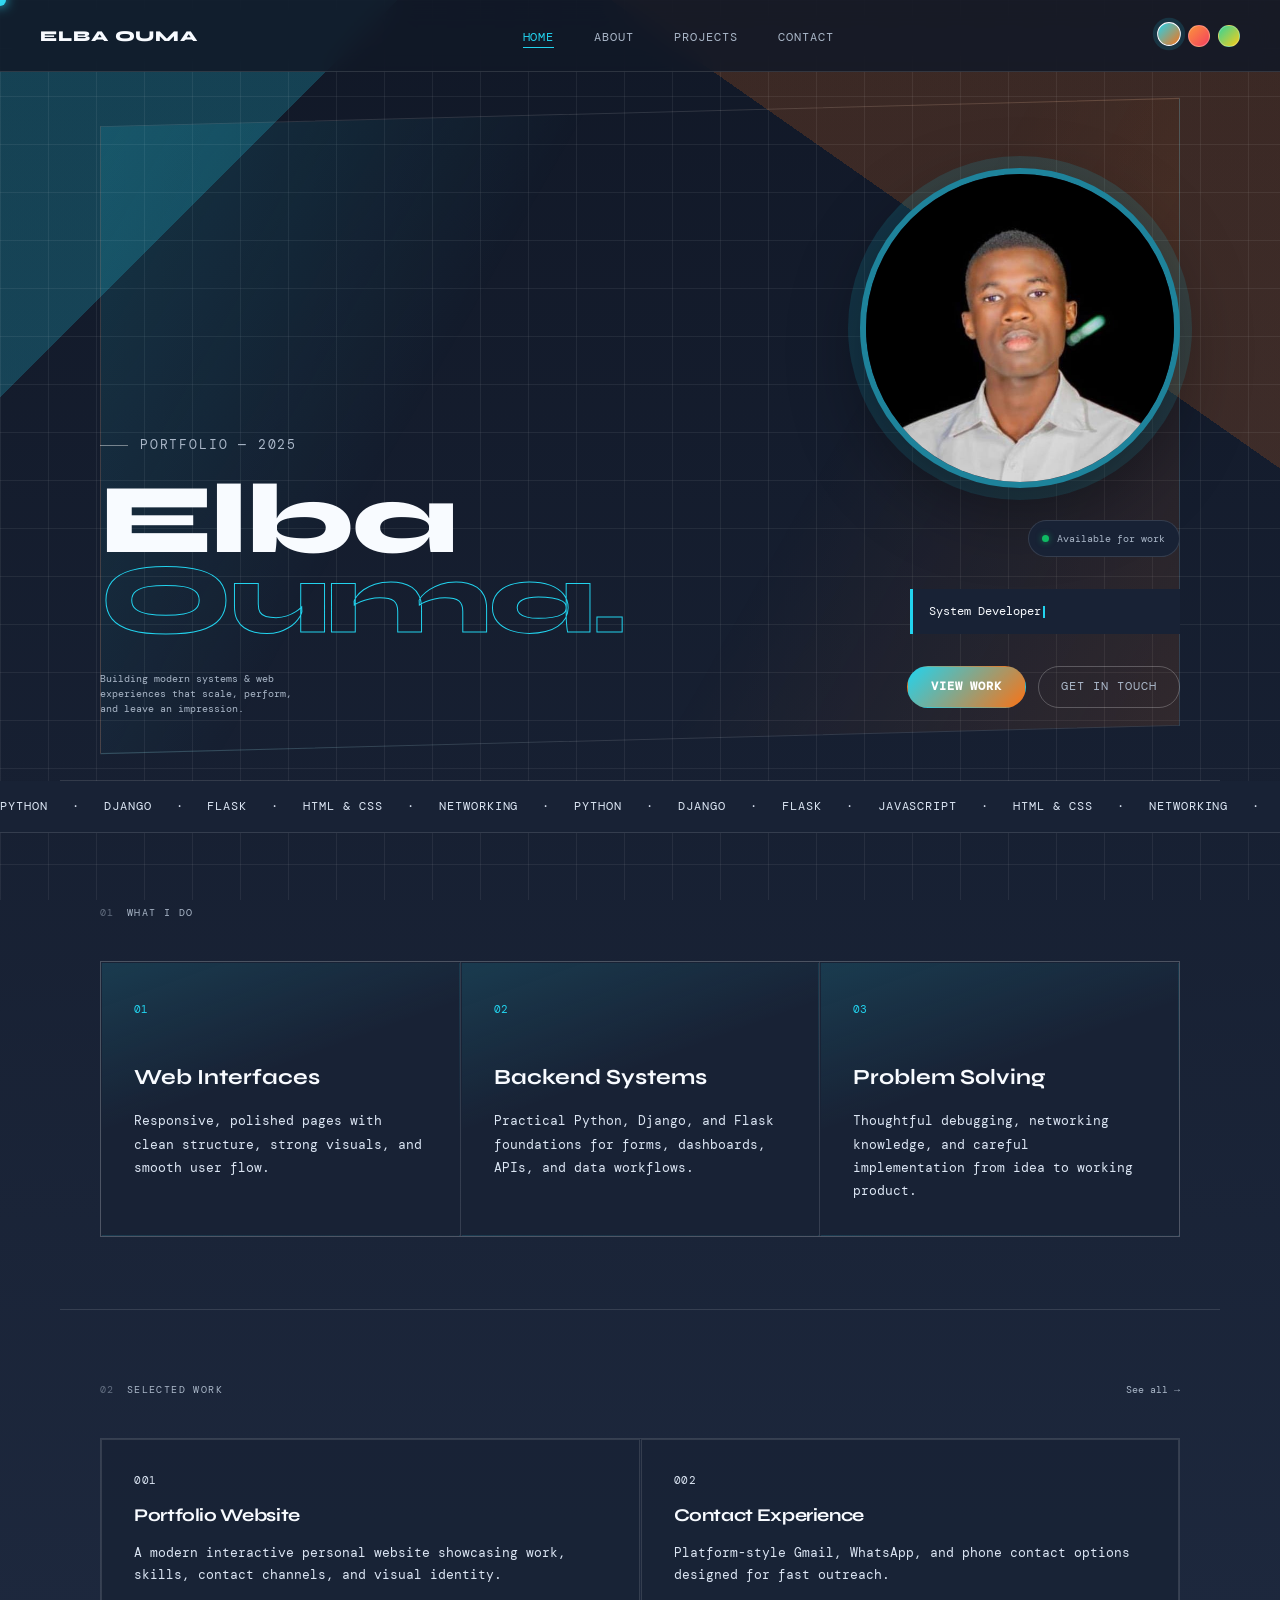
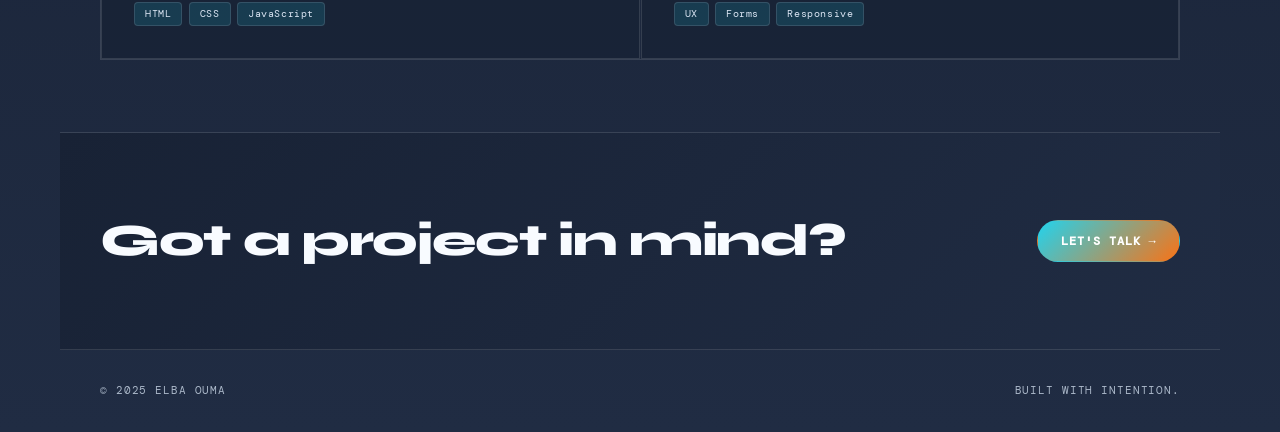
<file: index.html>
<!DOCTYPE html>
<html lang="en">
<head>
  <meta charset="UTF-8">
  <meta name="viewport" content="width=device-width, initial-scale=1.0">
  <meta name="description" content="Elba Ouma portfolio: Python developer, web designer, and systems builder creating modern web experiences.">
  <meta name="theme-color" content="#111827">
  <title>Elba Ouma — Portfolio</title>
  <link rel="preconnect" href="https://fonts.googleapis.com">
  <link href="https://fonts.googleapis.com/css2?family=Syne:wght@400;700;800&family=DM+Mono:ital,wght@0,300;0,400;1,300&display=swap" rel="stylesheet">
  <link rel="stylesheet" href="css/style.css">
  <link rel="stylesheet" href="css/animation.css">
</head>
<body>

  <div class="cursor" id="cursor"></div>
  <div class="bg-grid"></div>

  <nav class="navbar">
    <a href="index.html" class="logo">Elba Ouma</a>
    <ul>
      <li><a href="index.html" class="active">Home</a></li>
      <li><a href="about.html">About</a></li>
      <li><a href="projects.html">Projects</a></li>
      <li><a href="contact.html">Contact</a></li>
    </ul>
    <div class="theme-switcher" aria-label="Theme picker">
      <button class="theme-swatch neon" type="button" data-theme="neon" aria-label="Neon theme"></button>
      <button class="theme-swatch sunset" type="button" data-theme="sunset" aria-label="Sunset theme"></button>
      <button class="theme-swatch forest" type="button" data-theme="forest" aria-label="Forest theme"></button>
    </div>
    <button class="hamburger" id="hamburger" aria-label="Menu">
      <span></span><span></span><span></span>
    </button>
  </nav>

  <section class="hero">
    <div class="hero-left fade-up">
      <div class="eyebrow">Portfolio — 2025</div>
      <h1>Elba<br><em>Ouma.</em></h1>
      <p class="hero-sub">Building modern systems &amp; web experiences that scale, perform, and leave an impression.</p>
    </div>
    <div class="hero-right fade-up delay-1">
      <div class="profile-photo">
        <img src="images/profile.jpg" alt="Portrait of Elba Ouma">
      </div>
      <div class="status"><span class="dot"></span> Available for work</div>
      <div class="typing-wrap">
        <span id="typing"></span><span class="type-cursor"></span>
      </div>
      <div class="hero-cta">
        <a href="projects.html" class="btn solid">View Work</a>
        <a href="contact.html" class="btn outline">Get in Touch</a>
      </div>
    </div>
  </section>

  <section class="marquee-strip">
    <div class="marquee-track">
      <span>Python</span><span>·</span>
      <span>Django</span><span>·</span>
      <span>Flask</span><span>·</span>
      <span>HTML &amp; CSS</span><span>·</span>
      <span>Networking</span><span>·</span>
      <span>Python</span><span>·</span>
      <span>Django</span><span>·</span>
      <span>Flask</span><span>·</span>
      <span>JavaScript</span><span>·</span>
      <span>HTML &amp; CSS</span><span>·</span>
      <span>Networking</span><span>·</span>
      
    </div>
  </section>

  <section class="section expertise-section">
    <div class="section-header">
      <div class="section-label"><span>01</span> What I Do</div>
    </div>
    <div class="expertise-grid">
      <article class="expertise-card fade-up">
        <span class="expertise-num">01</span>
        <h3>Web Interfaces</h3>
        <p>Responsive, polished pages with clean structure, strong visuals, and smooth user flow.</p>
      </article>
      <article class="expertise-card fade-up delay-1">
        <span class="expertise-num">02</span>
        <h3>Backend Systems</h3>
        <p>Practical Python, Django, and Flask foundations for forms, dashboards, APIs, and data workflows.</p>
      </article>
      <article class="expertise-card fade-up delay-2">
        <span class="expertise-num">03</span>
        <h3>Problem Solving</h3>
        <p>Thoughtful debugging, networking knowledge, and careful implementation from idea to working product.</p>
      </article>
    </div>
  </section>

  <section class="section preview-projects">
    <div class="section-header">
      <div class="section-label"><span>02</span> Selected Work</div>
      <a href="projects.html" class="see-all">See all →</a>
    </div>
    <div class="project-grid">
      <a href="projects.html" class="project-card">
        <div class="project-num">001</div>
        <h3>Portfolio Website</h3>
        <p>A modern interactive personal website showcasing work, skills, contact channels, and visual identity.</p>
        <div class="tags"><span>HTML</span><span>CSS</span><span>JavaScript</span></div>
      </a>
      <a href="contact.html" class="project-card">
        <div class="project-num">002</div>
        <h3>Contact Experience</h3>
        <p>Platform-style Gmail, WhatsApp, and phone contact options designed for fast outreach.</p>
        <div class="tags"><span>UX</span><span>Forms</span><span>Responsive</span></div>
      </a>
    </div>
  </section>

  <section class="section cta-band">
    <div class="cta-band-inner">
      <h2>Got a project in mind?</h2>
      <a href="contact.html" class="btn solid">Let's Talk →</a>
    </div>
  </section>

  <footer class="footer">
    <p>© 2025 Elba Ouma</p>
    <p>Built with intention.</p>
  </footer>

  <script src="js/main.js"></script>
</body>
</html>
</file>
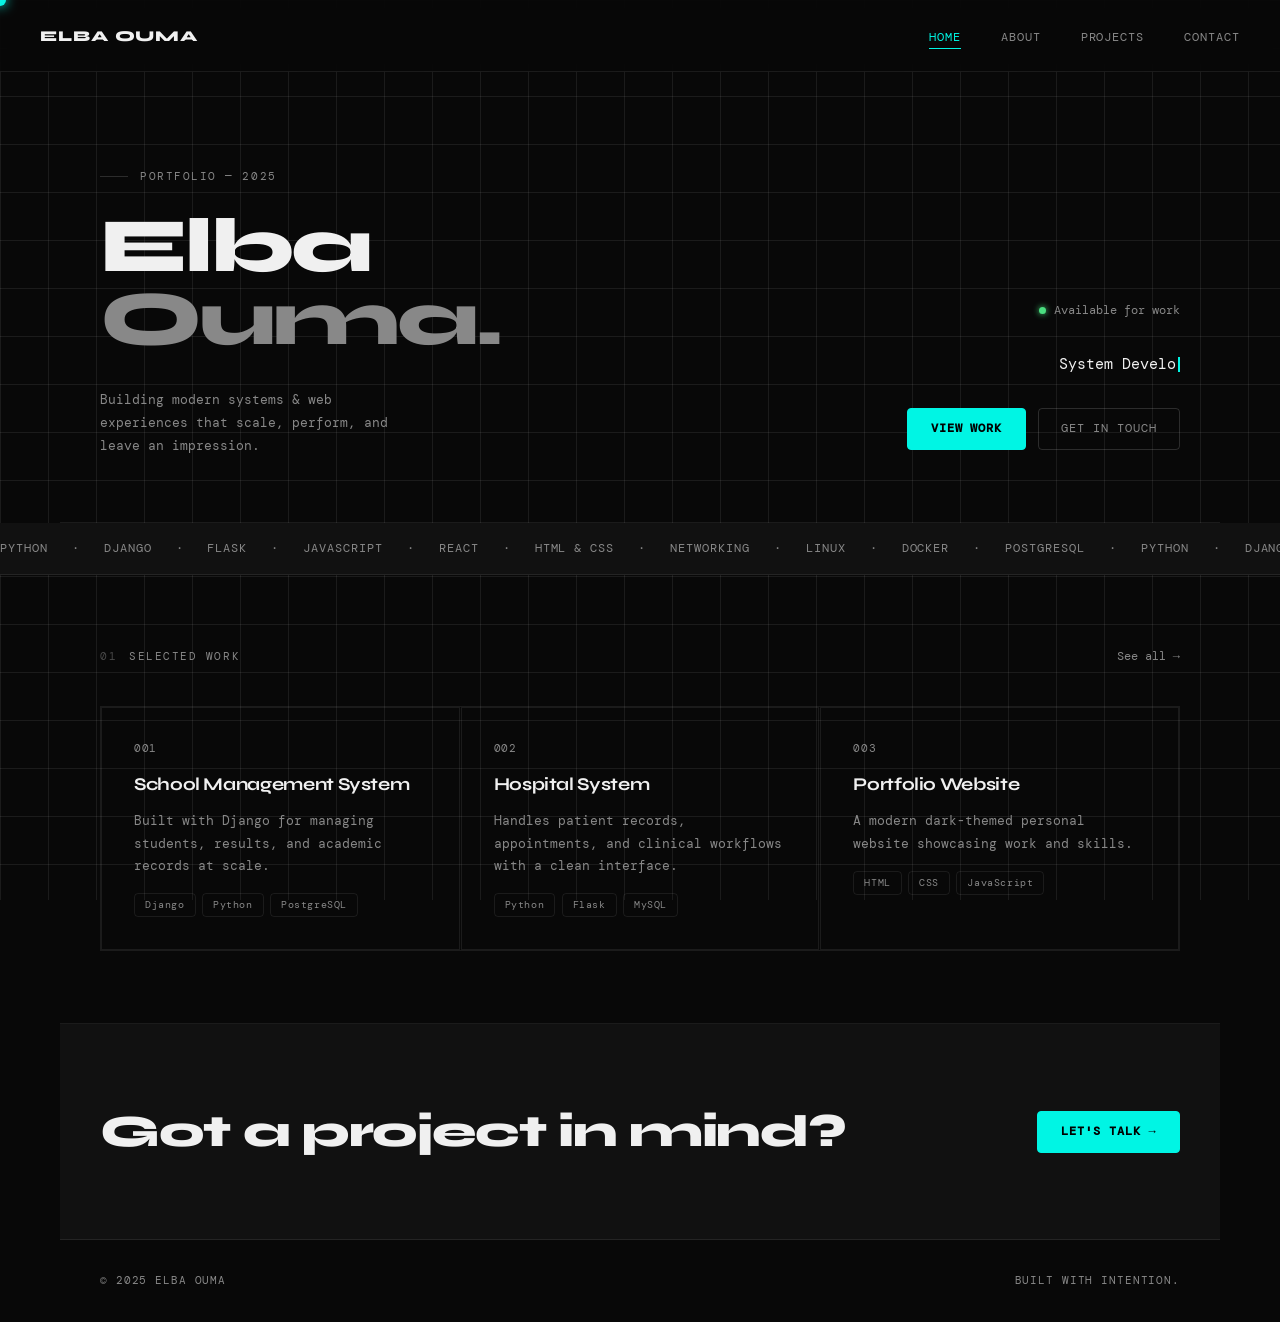
<file: portfolio/index.html>
<!DOCTYPE html>
<html lang="en">
<head>
  <meta charset="UTF-8">
  <meta name="viewport" content="width=device-width, initial-scale=1.0">
  <title>Elba Ouma — Portfolio</title>
  <link rel="preconnect" href="https://fonts.googleapis.com">
  <link href="https://fonts.googleapis.com/css2?family=Syne:wght@400;700;800&family=DM+Mono:ital,wght@0,300;0,400;1,300&display=swap" rel="stylesheet">
  <link rel="stylesheet" href="css/style.css">
  <link rel="stylesheet" href="css/animation.css">
</head>
<body>

  <div class="cursor" id="cursor"></div>
  <div class="bg-grid"></div>

  <nav class="navbar">
    <a href="index.html" class="logo">Elba Ouma</a>
    <ul>
      <li><a href="index.html" class="active">Home</a></li>
      <li><a href="about.html">About</a></li>
      <li><a href="projects.html">Projects</a></li>
      <li><a href="contact.html">Contact</a></li>
    </ul>
    <button class="hamburger" id="hamburger" aria-label="Menu">
      <span></span><span></span><span></span>
    </button>
  </nav>

  <section class="hero">
    <div class="hero-left fade-up">
      <div class="eyebrow">Portfolio — 2025</div>
      <h1>Elba<br><em>Ouma.</em></h1>
      <p class="hero-sub">Building modern systems &amp; web experiences that scale, perform, and leave an impression.</p>
    </div>
    <div class="hero-right fade-up delay-1">
      <div class="status"><span class="dot"></span> Available for work</div>
      <div class="typing-wrap">
        <span id="typing"></span><span class="type-cursor"></span>
      </div>
      <div class="hero-cta">
        <a href="projects.html" class="btn solid">View Work</a>
        <a href="contact.html" class="btn outline">Get in Touch</a>
      </div>
    </div>
  </section>

  <section class="marquee-strip">
    <div class="marquee-track">
      <span>Python</span><span>·</span>
      <span>Django</span><span>·</span>
      <span>Flask</span><span>·</span>
      <span>JavaScript</span><span>·</span>
      <span>React</span><span>·</span>
      <span>HTML &amp; CSS</span><span>·</span>
      <span>Networking</span><span>·</span>
      <span>Linux</span><span>·</span>
      <span>Docker</span><span>·</span>
      <span>PostgreSQL</span><span>·</span>
      <span>Python</span><span>·</span>
      <span>Django</span><span>·</span>
      <span>Flask</span><span>·</span>
      <span>JavaScript</span><span>·</span>
      <span>React</span><span>·</span>
      <span>HTML &amp; CSS</span><span>·</span>
      <span>Networking</span><span>·</span>
      <span>Linux</span><span>·</span>
      <span>Docker</span><span>·</span>
      <span>PostgreSQL</span><span>·</span>
    </div>
  </section>

  <section class="section preview-projects">
    <div class="section-header">
      <div class="section-label"><span>01</span> Selected Work</div>
      <a href="projects.html" class="see-all">See all →</a>
    </div>
    <div class="project-grid">
      <a href="projects.html" class="project-card">
        <div class="project-num">001</div>
        <h3>School Management System</h3>
        <p>Built with Django for managing students, results, and academic records at scale.</p>
        <div class="tags"><span>Django</span><span>Python</span><span>PostgreSQL</span></div>
      </a>
      <a href="projects.html" class="project-card">
        <div class="project-num">002</div>
        <h3>Hospital System</h3>
        <p>Handles patient records, appointments, and clinical workflows with a clean interface.</p>
        <div class="tags"><span>Python</span><span>Flask</span><span>MySQL</span></div>
      </a>
      <a href="projects.html" class="project-card">
        <div class="project-num">003</div>
        <h3>Portfolio Website</h3>
        <p>A modern dark-themed personal website showcasing work and skills.</p>
        <div class="tags"><span>HTML</span><span>CSS</span><span>JavaScript</span></div>
      </a>
    </div>
  </section>

  <section class="section cta-band">
    <div class="cta-band-inner">
      <h2>Got a project in mind?</h2>
      <a href="contact.html" class="btn solid">Let's Talk →</a>
    </div>
  </section>

  <footer class="footer">
    <p>© 2025 Elba Ouma</p>
    <p>Built with intention.</p>
  </footer>

  <script src="js/main.js"></script>
</body>
</html>
</file>
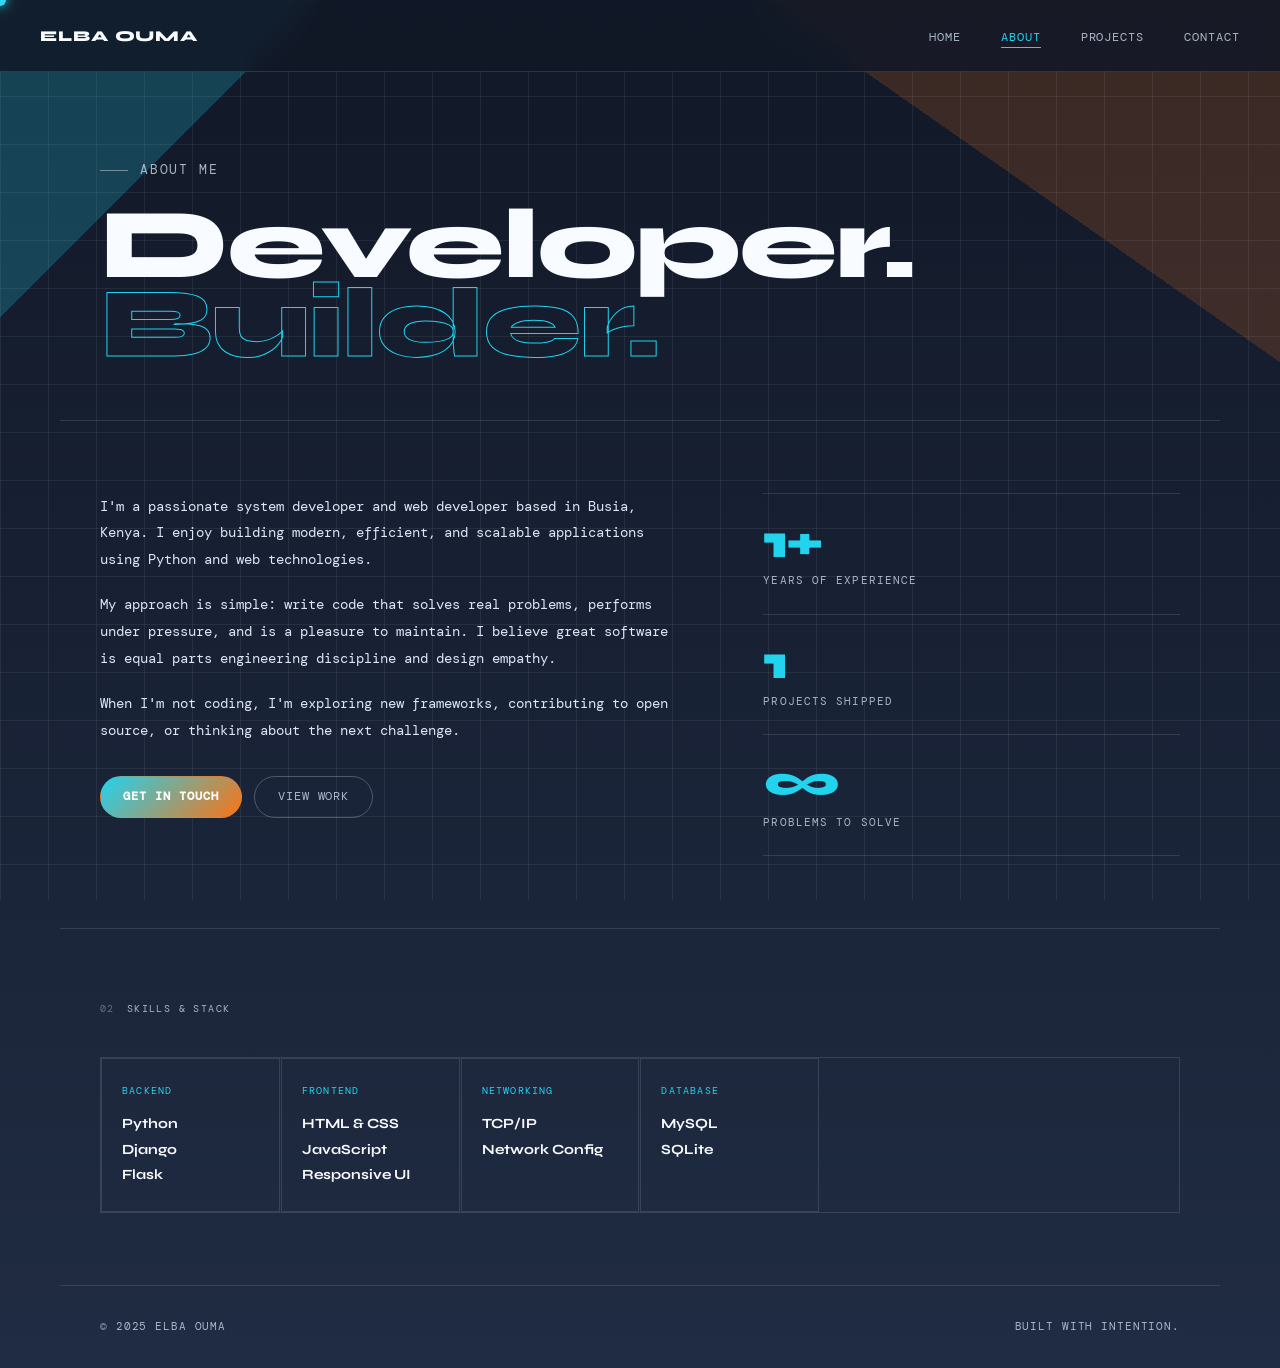
<file: about.html>
<!DOCTYPE html>
<html lang="en">
<head>
  <meta charset="UTF-8">
  <meta name="viewport" content="width=device-width, initial-scale=1.0">
  <title>About — Elba Ouma</title>
  <link rel="preconnect" href="https://fonts.googleapis.com">
  <link href="https://fonts.googleapis.com/css2?family=Syne:wght@400;700;800&family=DM+Mono:ital,wght@0,300;0,400;1,300&display=swap" rel="stylesheet">
  <link rel="stylesheet" href="css/style.css">
  <link rel="stylesheet" href="css/animation.css">
</head>
<body>

  <div class="cursor" id="cursor"></div>
  <div class="bg-grid"></div>

  <nav class="navbar">
    <a href="index.html" class="logo">Elba Ouma</a>
    <ul>
      <li><a href="index.html">Home</a></li>
      <li><a href="about.html" class="active">About</a></li>
      <li><a href="projects.html">Projects</a></li>
      <li><a href="contact.html">Contact</a></li>
    </ul>
    <button class="hamburger" id="hamburger" aria-label="Menu">
      <span></span><span></span><span></span>
    </button>
  </nav>

  <section class="page-hero fade-up">
    <div class="eyebrow">About Me</div>
    <h1>Developer.<br><em>Builder.</em></h1>
  </section>

  <section class="section about-grid">
    <div class="about-bio fade-up">
      <p>I'm a passionate system developer and web developer based in Busia, Kenya. I enjoy building modern, efficient, and scalable applications using Python and web technologies.</p>
      <p>My approach is simple: write code that solves real problems, performs under pressure, and is a pleasure to maintain. I believe great software is equal parts engineering discipline and design empathy.</p>
      <p>When I'm not coding, I'm exploring new frameworks, contributing to open source, or thinking about the next challenge.</p>
      <div class="about-cta">
        <a href="contact.html" class="btn solid">Get in Touch</a>
        <a href="projects.html" class="btn outline">View Work</a>
      </div>
    </div>
    <div class="about-stats fade-up delay-1">
      <div class="stat-row">
        <div class="stat-num">1+</div>
        <div class="stat-label">Years of experience</div>
      </div>
      <div class="stat-row">
        <div class="stat-num">1</div>
        <div class="stat-label">Projects shipped</div>
      </div>
      <div class="stat-row">
        <div class="stat-num">∞</div>
        <div class="stat-label">Problems to solve</div>
      </div>
    </div>
  </section>

  <section class="section skills-section fade-up">
    <div class="section-label"><span>02</span> Skills &amp; Stack</div>
    <div class="skills-grid">
      <div class="skill-block">
        <div class="skill-cat">Backend</div>
        <div class="skill-items">Python<br>Django<br>Flask</div>
      </div>
      <div class="skill-block">
        <div class="skill-cat">Frontend</div>
        <div class="skill-items">HTML &amp; CSS<br>JavaScript<br>Responsive UI</div>
      </div>
      <div class="skill-block">
        <div class="skill-cat">Networking</div>
        <div class="skill-items">TCP/IP<br>Network Config</div>
      </div>
      <div class="skill-block">
        <div class="skill-cat">Database</div>
        <div class="skill-items">MySQL<br>SQLite</div>
      </div>
  
    </div>
  </section>

  <footer class="footer">
    <p>© 2025 Elba Ouma</p>
    <p>Built with intention.</p>
  </footer>

  <script src="js/main.js"></script>
</body>
</html>
</file>
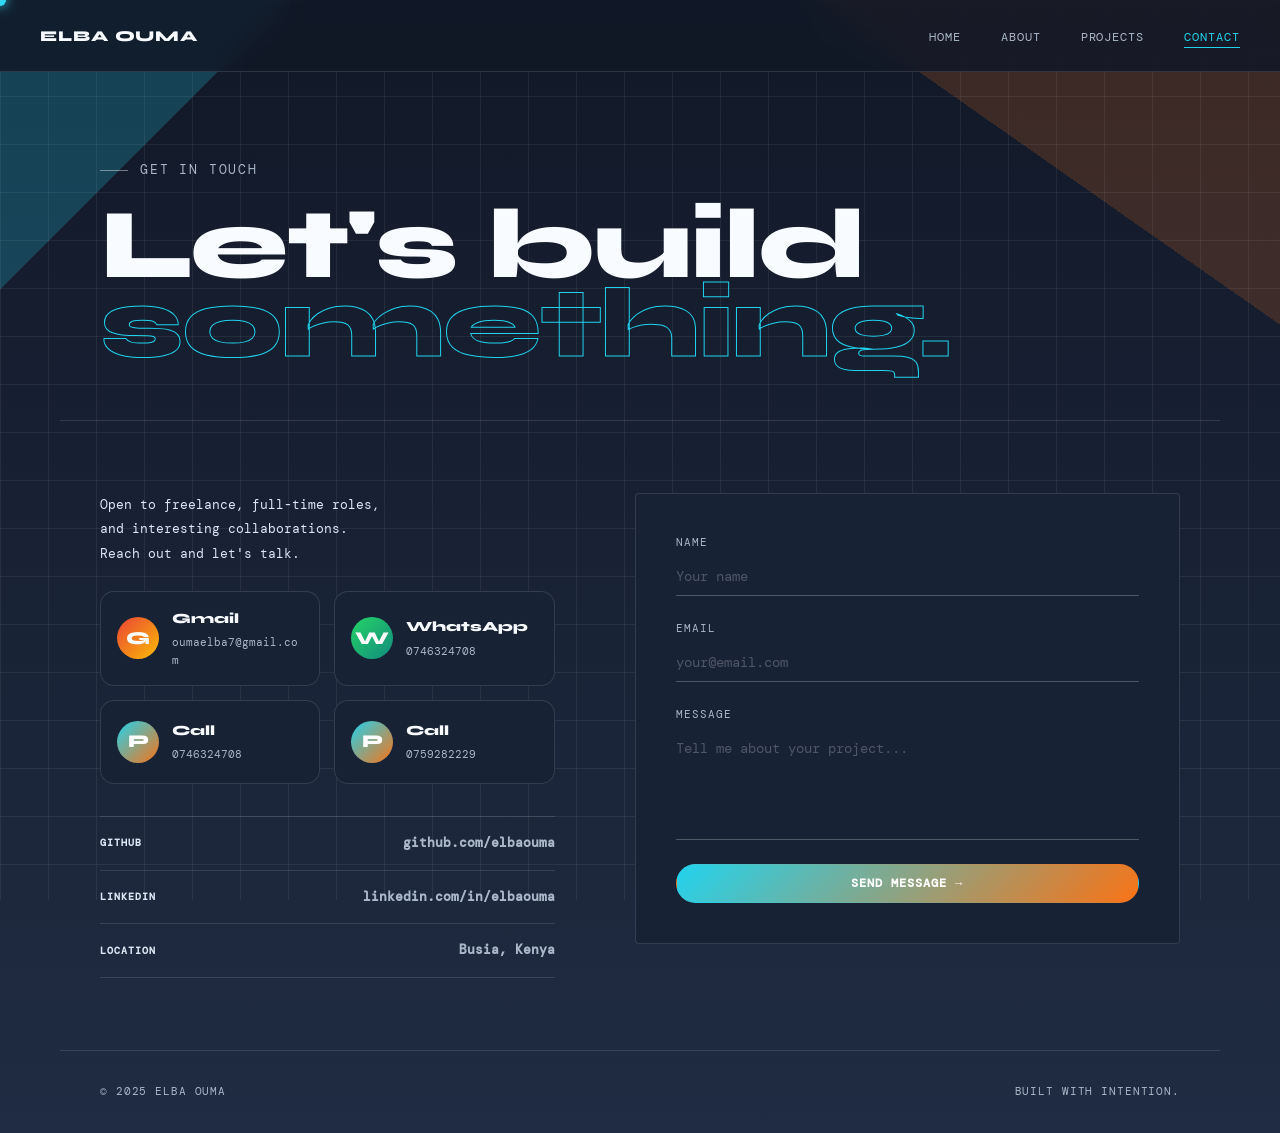
<file: contact.html>
<!DOCTYPE html>
<html lang="en">
<head>
  <meta charset="UTF-8">
  <meta name="viewport" content="width=device-width, initial-scale=1.0">
  <title>Contact — Elba Ouma</title>
  <link rel="preconnect" href="https://fonts.googleapis.com">
  <link href="https://fonts.googleapis.com/css2?family=Syne:wght@400;700;800&family=DM+Mono:ital,wght@0,300;0,400;1,300&display=swap" rel="stylesheet">
  <link rel="stylesheet" href="css/style.css">
  <link rel="stylesheet" href="css/animation.css">
</head>
<body>

  <div class="cursor" id="cursor"></div>
  <div class="bg-grid"></div>

  <nav class="navbar">
    <a href="index.html" class="logo">Elba Ouma</a>
    <ul>
      <li><a href="index.html">Home</a></li>
      <li><a href="about.html">About</a></li>
      <li><a href="projects.html">Projects</a></li>
      <li><a href="contact.html" class="active">Contact</a></li>
    </ul>
    <button class="hamburger" id="hamburger" aria-label="Menu">
      <span></span><span></span><span></span>
    </button>
  </nav>

  <section class="page-hero fade-up">
    <div class="eyebrow">Get in Touch</div>
    <h1>Let's build<br><em>something.</em></h1>
  </section>

  <section class="section contact-grid">
    <div class="contact-info fade-up">
      <p class="contact-sub">Open to freelance, full-time roles, and interesting collaborations. Reach out and let's talk.</p>
      <div class="contact-platforms">
        <a class="platform-card gmail" href="mailto:oumaelba7@gmail.com">
          <span class="platform-icon">G</span>
          <span class="platform-meta">
            <span class="platform-name">Gmail</span>
            <span class="platform-value">oumaelba7@gmail.com</span>
          </span>
        </a>
        <a class="platform-card whatsapp" href="https://wa.me/254746324708" target="_blank" rel="noopener">
          <span class="platform-icon">W</span>
          <span class="platform-meta">
            <span class="platform-name">WhatsApp</span>
            <span class="platform-value">0746324708</span>
          </span>
        </a>
        <a class="platform-card phone" href="tel:+254746324708">
          <span class="platform-icon">P</span>
          <span class="platform-meta">
            <span class="platform-name">Call</span>
            <span class="platform-value">0746324708</span>
          </span>
        </a>
        <a class="platform-card phone" href="tel:+254759282229">
          <span class="platform-icon">P</span>
          <span class="platform-meta">
            <span class="platform-name">Call</span>
            <span class="platform-value">0759282229</span>
          </span>
        </a>
      </div>

      <div class="contact-links">
        <div class="contact-link-row">
          <span class="contact-link-label">GitHub</span>
          <a href="https://github.com/" target="_blank" rel="noopener">github.com/elbaouma</a>
        </div>
        <div class="contact-link-row">
          <span class="contact-link-label">LinkedIn</span>
          <a href="https://linkedin.com/" target="_blank" rel="noopener">linkedin.com/in/elbaouma</a>
        </div>
        <div class="contact-link-row">
          <span class="contact-link-label">Location</span>
          <span>Busia, Kenya</span>
        </div>
      </div>
    </div>

    <div class="contact-form-wrap fade-up delay-1">
      <form id="contactForm" novalidate>
        <div class="form-group">
          <label for="name">Name</label>
          <input type="text" id="name" name="name" placeholder="Your name" required>
        </div>
        <div class="form-group">
          <label for="email">Email</label>
          <input type="email" id="email" name="email" placeholder="your@email.com" required>
        </div>
        <div class="form-group">
          <label for="message">Message</label>
          <textarea id="message" name="message" rows="5" placeholder="Tell me about your project..." required></textarea>
        </div>
        <button type="submit" class="btn solid full-width">Send Message →</button>
        <p class="form-success" id="formSuccess">Message sent! I'll be in touch soon.</p>
      </form>
    </div>
  </section>

  <footer class="footer">
    <p>© 2025 Elba Ouma</p>
    <p>Built with intention.</p>
  </footer>

  <script src="js/main.js"></script>
  <script src="js/forms.js"></script>
</body>
</html>
</file>
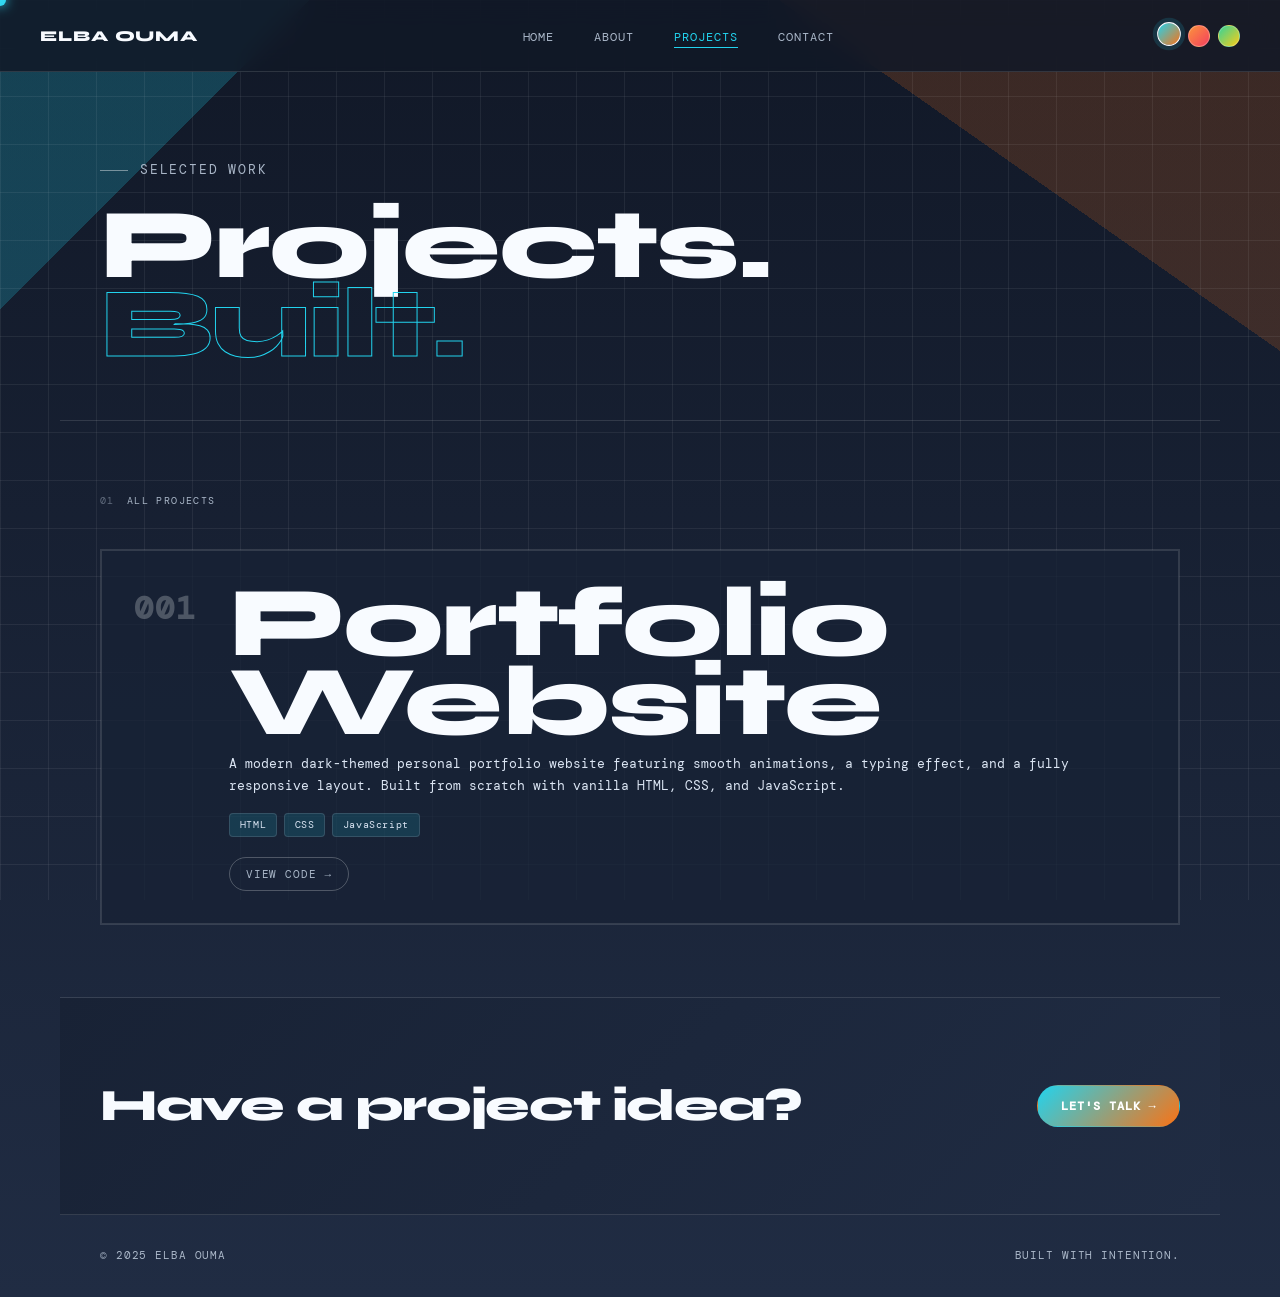
<file: projects.html>
<!DOCTYPE html>
<html lang="en">
<head>
  <meta charset="UTF-8">
  <meta name="viewport" content="width=device-width, initial-scale=1.0">
  <title>Projects — Elba Ouma</title>
  <link rel="preconnect" href="https://fonts.googleapis.com">
  <link href="https://fonts.googleapis.com/css2?family=Syne:wght@400;700;800&family=DM+Mono:ital,wght@0,300;0,400;1,300&display=swap" rel="stylesheet">
  <link rel="stylesheet" href="css/style.css">
  <link rel="stylesheet" href="css/animation.css">
</head>
<body>

  <div class="cursor" id="cursor"></div>
  <div class="bg-grid"></div>

  <nav class="navbar">
    <a href="index.html" class="logo">Elba Ouma</a>
    <ul>
      <li><a href="index.html">Home</a></li>
      <li><a href="about.html">About</a></li>
      <li><a href="projects.html" class="active">Projects</a></li>
      <li><a href="contact.html">Contact</a></li>
    </ul>
    <div class="theme-switcher" aria-label="Theme picker">
      <button class="theme-swatch neon" type="button" data-theme="neon" aria-label="Neon theme"></button>
      <button class="theme-swatch sunset" type="button" data-theme="sunset" aria-label="Sunset theme"></button>
      <button class="theme-swatch forest" type="button" data-theme="forest" aria-label="Forest theme"></button>
    </div>
    <button class="hamburger" id="hamburger" aria-label="Menu">
      <span></span><span></span><span></span>
    </button>
  </nav>

  <section class="page-hero fade-up">
    <div class="eyebrow">Selected Work</div>
    <h1>Projects.<br><em>Built.</em></h1>
  </section>

  <section class="section">
    <div class="section-label"><span>01</span> All Projects</div>
    <div class="project-grid full fade-up">




      <div class="project-card large">
        <div class="project-num">001</div>
        <div class="project-body">
          <h1>Portfolio Website</h1>
          <p>A modern dark-themed personal portfolio website featuring smooth animations, a typing effect, and a fully responsive layout. Built from scratch with vanilla HTML, CSS, and JavaScript.</p>
          <div class="tags">
            <span>HTML</span><span>CSS</span><span>JavaScript</span>
          </div>
          <div class="project-links">
            <a href="https://github.com/Elba-programmer/portfolio" class="btn outline small" target="_blank" rel="noopener">View Code →</a>
          </div>
        </div>
      </div>

    </div>
  </section>

  <section class="section cta-band">
    <div class="cta-band-inner">
      <h2>Have a project idea?</h2>
      <a href="contact.html" class="btn solid">Let's Talk →</a>
    </div>
  </section>

  <footer class="footer">
    <p>© 2025 Elba Ouma</p>
    <p>Built with intention.</p>
  </footer>

  <script src="js/main.js"></script>
</body>
</html>
</file>
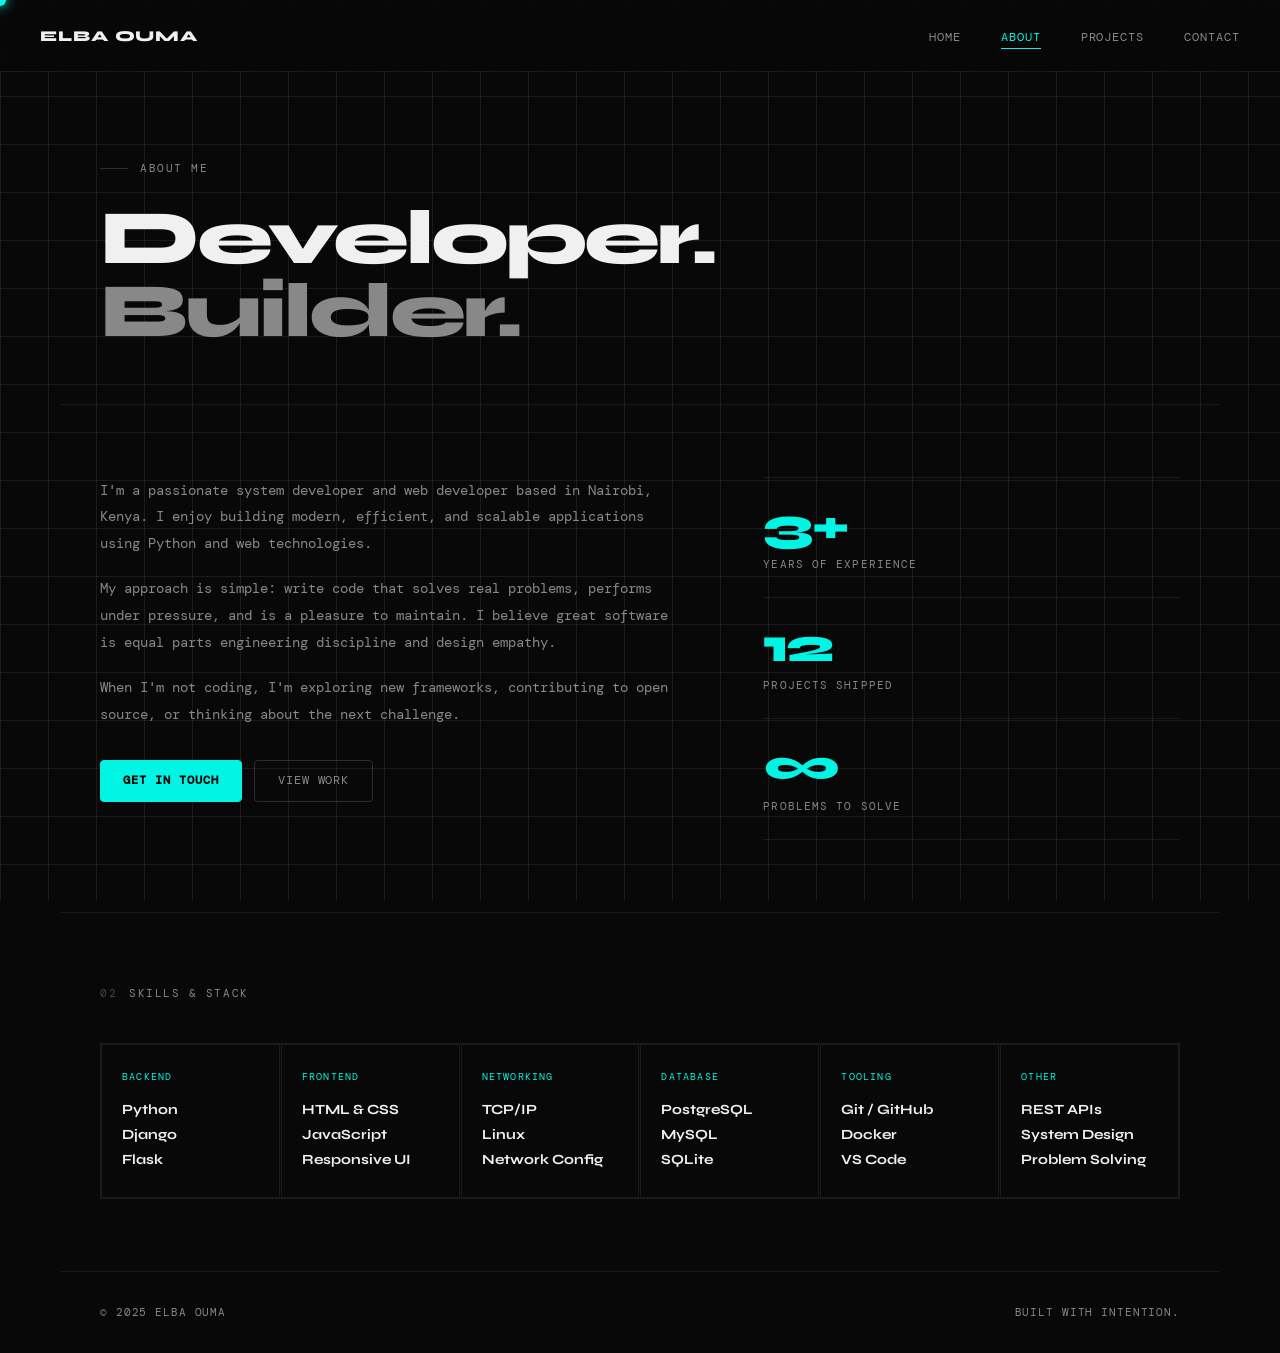
<file: portfolio/about.html>
<!DOCTYPE html>
<html lang="en">
<head>
  <meta charset="UTF-8">
  <meta name="viewport" content="width=device-width, initial-scale=1.0">
  <title>About — Elba Ouma</title>
  <link rel="preconnect" href="https://fonts.googleapis.com">
  <link href="https://fonts.googleapis.com/css2?family=Syne:wght@400;700;800&family=DM+Mono:ital,wght@0,300;0,400;1,300&display=swap" rel="stylesheet">
  <link rel="stylesheet" href="css/style.css">
  <link rel="stylesheet" href="css/animation.css">
</head>
<body>

  <div class="cursor" id="cursor"></div>
  <div class="bg-grid"></div>

  <nav class="navbar">
    <a href="index.html" class="logo">Elba Ouma</a>
    <ul>
      <li><a href="index.html">Home</a></li>
      <li><a href="about.html" class="active">About</a></li>
      <li><a href="projects.html">Projects</a></li>
      <li><a href="contact.html">Contact</a></li>
    </ul>
    <button class="hamburger" id="hamburger" aria-label="Menu">
      <span></span><span></span><span></span>
    </button>
  </nav>

  <section class="page-hero fade-up">
    <div class="eyebrow">About Me</div>
    <h1>Developer.<br><em>Builder.</em></h1>
  </section>

  <section class="section about-grid">
    <div class="about-bio fade-up">
      <p>I'm a passionate system developer and web developer based in Nairobi, Kenya. I enjoy building modern, efficient, and scalable applications using Python and web technologies.</p>
      <p>My approach is simple: write code that solves real problems, performs under pressure, and is a pleasure to maintain. I believe great software is equal parts engineering discipline and design empathy.</p>
      <p>When I'm not coding, I'm exploring new frameworks, contributing to open source, or thinking about the next challenge.</p>
      <div class="about-cta">
        <a href="contact.html" class="btn solid">Get in Touch</a>
        <a href="projects.html" class="btn outline">View Work</a>
      </div>
    </div>
    <div class="about-stats fade-up delay-1">
      <div class="stat-row">
        <div class="stat-num">3+</div>
        <div class="stat-label">Years of experience</div>
      </div>
      <div class="stat-row">
        <div class="stat-num">12</div>
        <div class="stat-label">Projects shipped</div>
      </div>
      <div class="stat-row">
        <div class="stat-num">∞</div>
        <div class="stat-label">Problems to solve</div>
      </div>
    </div>
  </section>

  <section class="section skills-section fade-up">
    <div class="section-label"><span>02</span> Skills &amp; Stack</div>
    <div class="skills-grid">
      <div class="skill-block">
        <div class="skill-cat">Backend</div>
        <div class="skill-items">Python<br>Django<br>Flask</div>
      </div>
      <div class="skill-block">
        <div class="skill-cat">Frontend</div>
        <div class="skill-items">HTML &amp; CSS<br>JavaScript<br>Responsive UI</div>
      </div>
      <div class="skill-block">
        <div class="skill-cat">Networking</div>
        <div class="skill-items">TCP/IP<br>Linux<br>Network Config</div>
      </div>
      <div class="skill-block">
        <div class="skill-cat">Database</div>
        <div class="skill-items">PostgreSQL<br>MySQL<br>SQLite</div>
      </div>
      <div class="skill-block">
        <div class="skill-cat">Tooling</div>
        <div class="skill-items">Git / GitHub<br>Docker<br>VS Code</div>
      </div>
      <div class="skill-block">
        <div class="skill-cat">Other</div>
        <div class="skill-items">REST APIs<br>System Design<br>Problem Solving</div>
      </div>
    </div>
  </section>

  <footer class="footer">
    <p>© 2025 Elba Ouma</p>
    <p>Built with intention.</p>
  </footer>

  <script src="js/main.js"></script>
</body>
</html>
</file>
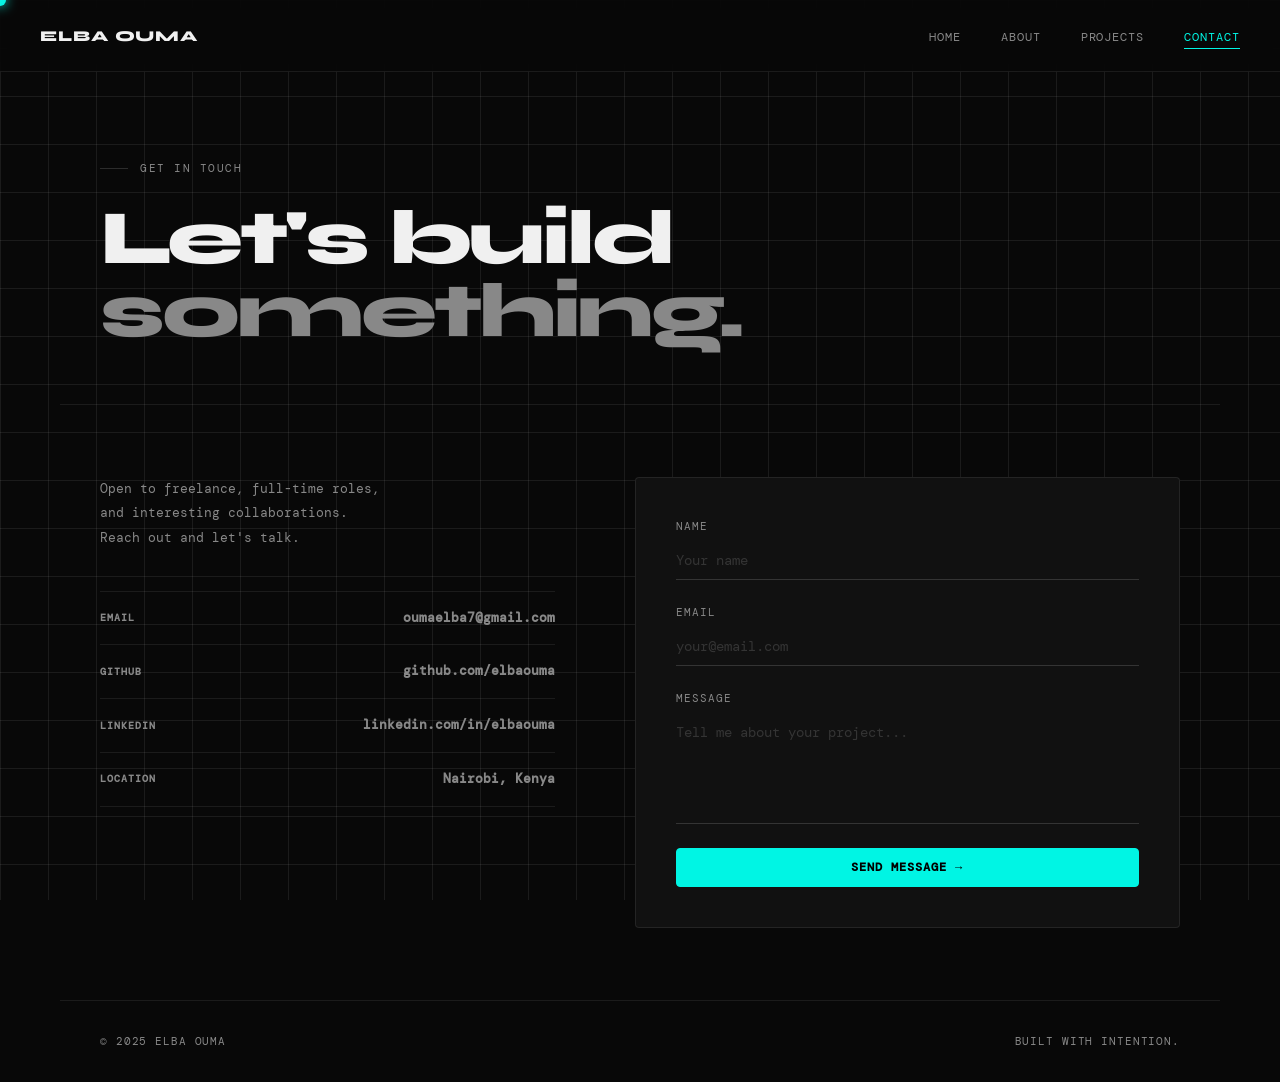
<file: portfolio/contact.html>
<!DOCTYPE html>
<html lang="en">
<head>
  <meta charset="UTF-8">
  <meta name="viewport" content="width=device-width, initial-scale=1.0">
  <title>Contact — Elba Ouma</title>
  <link rel="preconnect" href="https://fonts.googleapis.com">
  <link href="https://fonts.googleapis.com/css2?family=Syne:wght@400;700;800&family=DM+Mono:ital,wght@0,300;0,400;1,300&display=swap" rel="stylesheet">
  <link rel="stylesheet" href="css/style.css">
  <link rel="stylesheet" href="css/animation.css">
</head>
<body>

  <div class="cursor" id="cursor"></div>
  <div class="bg-grid"></div>

  <nav class="navbar">
    <a href="index.html" class="logo">Elba Ouma</a>
    <ul>
      <li><a href="index.html">Home</a></li>
      <li><a href="about.html">About</a></li>
      <li><a href="projects.html">Projects</a></li>
      <li><a href="contact.html" class="active">Contact</a></li>
    </ul>
    <button class="hamburger" id="hamburger" aria-label="Menu">
      <span></span><span></span><span></span>
    </button>
  </nav>

  <section class="page-hero fade-up">
    <div class="eyebrow">Get in Touch</div>
    <h1>Let's build<br><em>something.</em></h1>
  </section>

  <section class="section contact-grid">
    <div class="contact-info fade-up">
      <p class="contact-sub">Open to freelance, full-time roles, and interesting collaborations. Reach out and let's talk.</p>
      <div class="contact-links">
        <div class="contact-link-row">
          <span class="contact-link-label">Email</span>
          <a href="mailto:oumaelba7@gmail.com">oumaelba7@gmail.com</a>
        </div>
        <div class="contact-link-row">
          <span class="contact-link-label">GitHub</span>
          <a href="https://github.com/" target="_blank">github.com/elbaouma</a>
        </div>
        <div class="contact-link-row">
          <span class="contact-link-label">LinkedIn</span>
          <a href="https://linkedin.com/" target="_blank">linkedin.com/in/elbaouma</a>
        </div>
        <div class="contact-link-row">
          <span class="contact-link-label">Location</span>
          <span>Nairobi, Kenya</span>
        </div>
      </div>
    </div>

    <div class="contact-form-wrap fade-up delay-1">
      <form id="contactForm" novalidate>
        <div class="form-group">
          <label for="name">Name</label>
          <input type="text" id="name" name="name" placeholder="Your name" required>
        </div>
        <div class="form-group">
          <label for="email">Email</label>
          <input type="email" id="email" name="email" placeholder="your@email.com" required>
        </div>
        <div class="form-group">
          <label for="message">Message</label>
          <textarea id="message" name="message" rows="5" placeholder="Tell me about your project..." required></textarea>
        </div>
        <button type="submit" class="btn solid full-width">Send Message →</button>
        <p class="form-success" id="formSuccess">Message sent! I'll be in touch soon.</p>
      </form>
    </div>
  </section>

  <footer class="footer">
    <p>© 2025 Elba Ouma</p>
    <p>Built with intention.</p>
  </footer>

  <script src="js/main.js"></script>
  <script src="js/forms.js"></script>
</body>
</html>
</file>
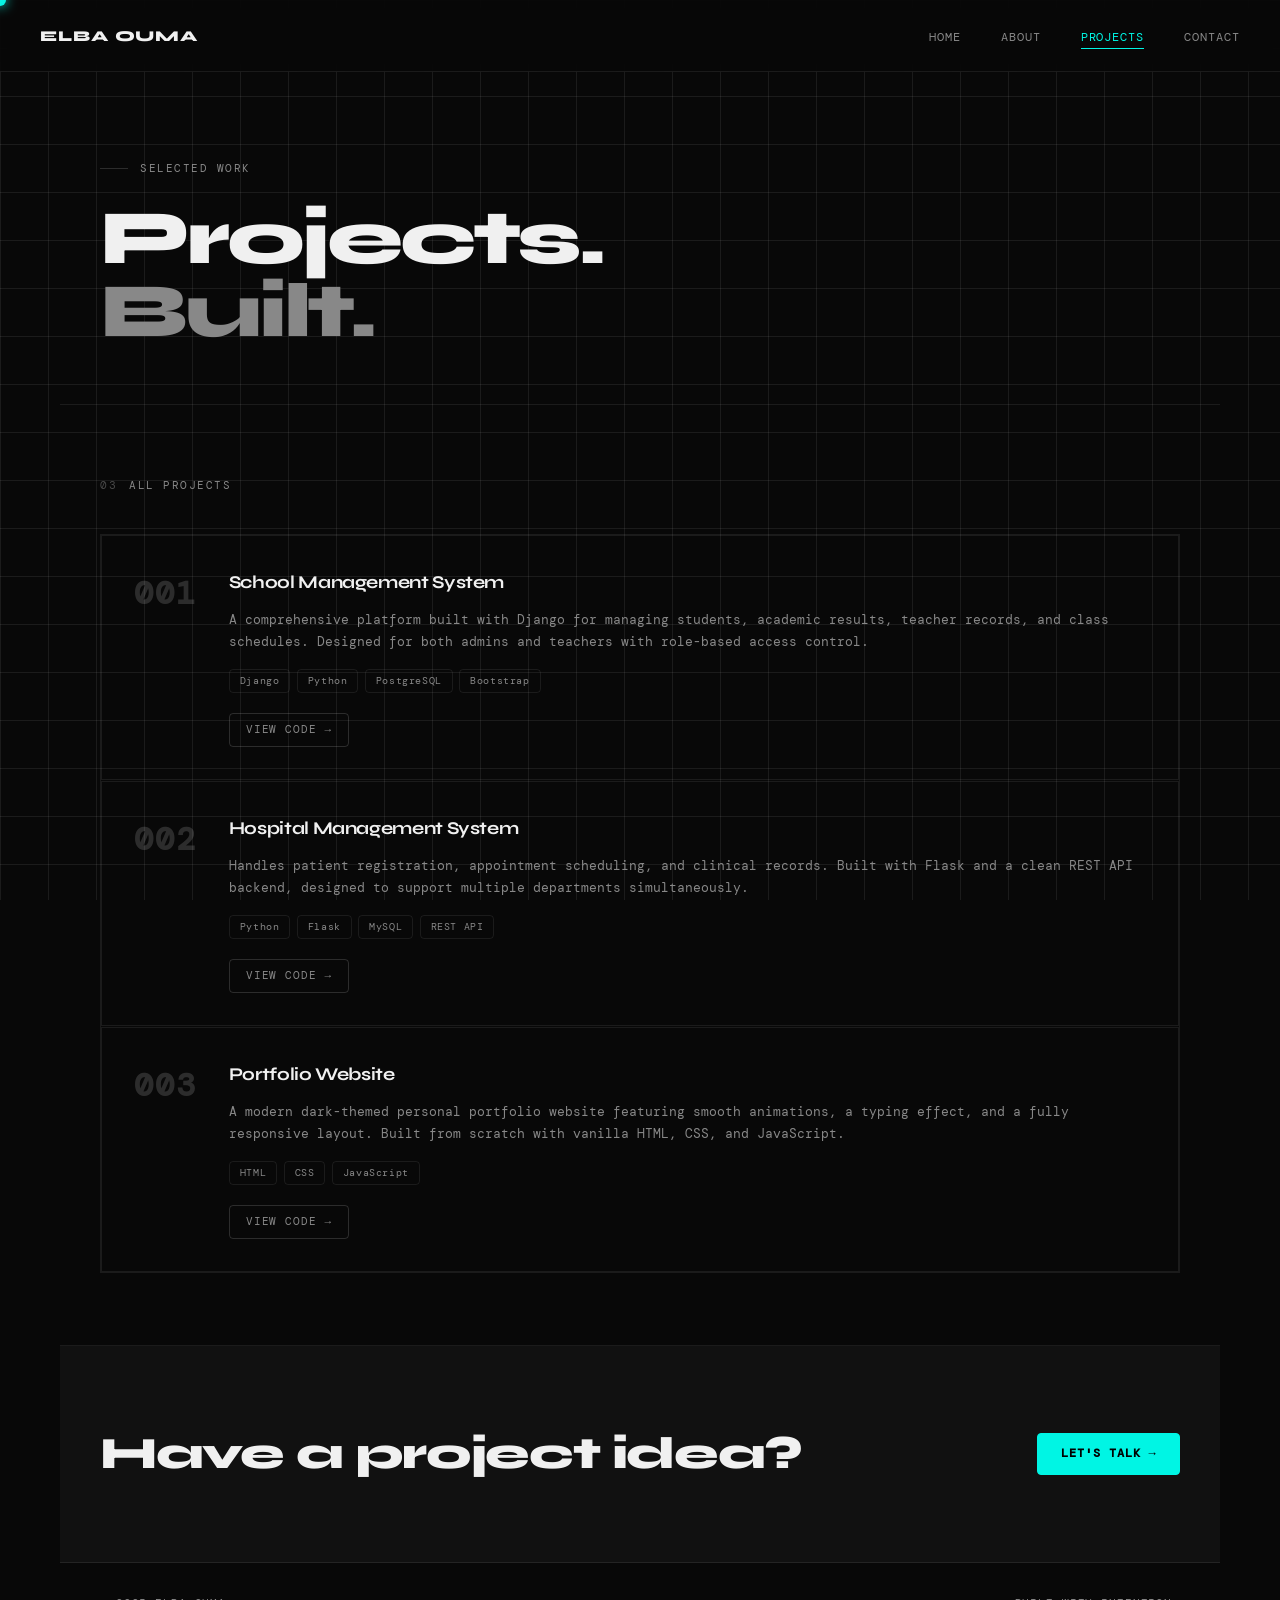
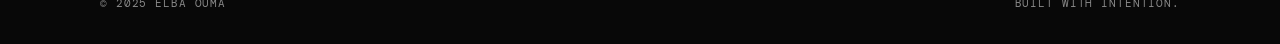
<file: portfolio/projects.html>
<!DOCTYPE html>
<html lang="en">
<head>
  <meta charset="UTF-8">
  <meta name="viewport" content="width=device-width, initial-scale=1.0">
  <title>Projects — Elba Ouma</title>
  <link rel="preconnect" href="https://fonts.googleapis.com">
  <link href="https://fonts.googleapis.com/css2?family=Syne:wght@400;700;800&family=DM+Mono:ital,wght@0,300;0,400;1,300&display=swap" rel="stylesheet">
  <link rel="stylesheet" href="css/style.css">
  <link rel="stylesheet" href="css/animation.css">
</head>
<body>

  <div class="cursor" id="cursor"></div>
  <div class="bg-grid"></div>

  <nav class="navbar">
    <a href="index.html" class="logo">Elba Ouma</a>
    <ul>
      <li><a href="index.html">Home</a></li>
      <li><a href="about.html">About</a></li>
      <li><a href="projects.html" class="active">Projects</a></li>
      <li><a href="contact.html">Contact</a></li>
    </ul>
    <button class="hamburger" id="hamburger" aria-label="Menu">
      <span></span><span></span><span></span>
    </button>
  </nav>

  <section class="page-hero fade-up">
    <div class="eyebrow">Selected Work</div>
    <h1>Projects.<br><em>Built.</em></h1>
  </section>

  <section class="section">
    <div class="section-label"><span>03</span> All Projects</div>
    <div class="project-grid full fade-up">

      <div class="project-card large">
        <div class="project-num">001</div>
        <div class="project-body">
          <h3>School Management System</h3>
          <p>A comprehensive platform built with Django for managing students, academic results, teacher records, and class schedules. Designed for both admins and teachers with role-based access control.</p>
          <div class="tags">
            <span>Django</span><span>Python</span><span>PostgreSQL</span><span>Bootstrap</span>
          </div>
          <div class="project-links">
            <a href="#" class="btn outline small">View Code →</a>
          </div>
        </div>
      </div>

      <div class="project-card large">
        <div class="project-num">002</div>
        <div class="project-body">
          <h3>Hospital Management System</h3>
          <p>Handles patient registration, appointment scheduling, and clinical records. Built with Flask and a clean REST API backend, designed to support multiple departments simultaneously.</p>
          <div class="tags">
            <span>Python</span><span>Flask</span><span>MySQL</span><span>REST API</span>
          </div>
          <div class="project-links">
            <a href="#" class="btn outline small">View Code →</a>
          </div>
        </div>
      </div>

      <div class="project-card large">
        <div class="project-num">003</div>
        <div class="project-body">
          <h3>Portfolio Website</h3>
          <p>A modern dark-themed personal portfolio website featuring smooth animations, a typing effect, and a fully responsive layout. Built from scratch with vanilla HTML, CSS, and JavaScript.</p>
          <div class="tags">
            <span>HTML</span><span>CSS</span><span>JavaScript</span>
          </div>
          <div class="project-links">
            <a href="#" class="btn outline small">View Code →</a>
          </div>
        </div>
      </div>

    </div>
  </section>

  <section class="section cta-band">
    <div class="cta-band-inner">
      <h2>Have a project idea?</h2>
      <a href="contact.html" class="btn solid">Let's Talk →</a>
    </div>
  </section>

  <footer class="footer">
    <p>© 2025 Elba Ouma</p>
    <p>Built with intention.</p>
  </footer>

  <script src="js/main.js"></script>
</body>
</html>
</file>
<file: css/style.css>
/* ============================================
   ELBA OUMA PORTFOLIO — DESIGN SYSTEM
   Fonts: Syne (display) + DM Mono (code/labels)
   Theme: Dark editorial, cyan accent
============================================ */

@import url('https://fonts.googleapis.com/css2?family=Syne:wght@400;700;800&family=DM+Mono:ital,wght@0,300;0,400;1,300&display=swap');

/* ─── Reset ─────────────────────────────── */
*, *::before, *::after { margin: 0; padding: 0; box-sizing: border-box; }
html { scroll-behavior: smooth; font-size: 16px; }

/* ─── Tokens ─────────────────────────────── */
:root {
  --bg:        #111827;
  --bg-1:      #182235;
  --bg-2:      #202c43;
  --bg-3:      #293754;
  --border:    rgba(255,255,255,0.12);
  --border-2:  rgba(255,255,255,0.24);
  --border-4:  rgba(255,255,255,0.42);
  --text:      #f8fbff;
  --muted:     #aab7c8;
  --primary:   #dce6f4;
  --accent:    #22d3ee;
  --accent-2:  #f97316;
  --accent-3:  #a3e635;
  --accent-dim: rgba(34,211,238,0.14);
  --shadow:    rgba(0,0,0,0.34);
  --font-display: 'Syne', sans-serif;
  --font-mono:    'DM Mono', monospace;
  --nav-h:     72px;
  --max-w:     1160px;
  --radius:    4px;
}

body[data-theme="sunset"] {
  --bg:        #21130f;
  --bg-1:      #322018;
  --bg-2:      #46291e;
  --bg-3:      #623724;
  --border:    rgba(255,242,225,0.13);
  --border-2:  rgba(255,242,225,0.25);
  --border-4:  rgba(255,242,225,0.42);
  --text:      #fff7ed;
  --muted:     #dfc3aa;
  --primary:   #f6e0cb;
  --accent:    #fb923c;
  --accent-2:  #f43f5e;
  --accent-3:  #fde68a;
  --accent-dim: rgba(251,146,60,0.16);
}

body[data-theme="forest"] {
  --bg:        #10201b;
  --bg-1:      #172d25;
  --bg-2:      #1f3b31;
  --bg-3:      #2a4b3e;
  --border:    rgba(233,255,244,0.13);
  --border-2:  rgba(233,255,244,0.25);
  --border-4:  rgba(233,255,244,0.42);
  --text:      #f3fff8;
  --muted:     #abc9ba;
  --primary:   #d9f5e6;
  --accent:    #34d399;
  --accent-2:  #facc15;
  --accent-3:  #38bdf8;
  --accent-dim: rgba(52,211,153,0.15);
}

/* ─── Base ─────────────────────────────── */
body {
  font-family: var(--font-display);
  background-color: var(--bg);
  background:
    linear-gradient(135deg, color-mix(in srgb, var(--accent) 22%, transparent) 0 12%, transparent 12% 42%),
    linear-gradient(215deg, color-mix(in srgb, var(--accent-2) 18%, transparent) 0 16%, transparent 16% 54%),
    linear-gradient(180deg, var(--bg) 0%, var(--bg-2) 100%);
  color: var(--text);
  line-height: 1.6;
  min-height: 100vh;
  overflow-x: hidden;
  transition: background 0.35s ease, color 0.35s ease;
}

a { color: inherit; text-decoration: none; }
img { display: block; max-width: 100%; }

/* ─── Custom Cursor ─────────────────────── */
.cursor {
  position: fixed;
  width: 12px;
  height: 12px;
  background: var(--accent);
  border-radius: 50%;
  pointer-events: none;
  z-index: 9999;
  transform: translate(-50%, -50%);
  transition: width 0.2s, height 0.2s, opacity 0.2s;
  box-shadow: 0 0 12px var(--accent);
  mix-blend-mode: screen;
}
.cursor.expand { width: 28px; height: 28px; opacity: 0.5; }

/* ─── Background Grid ───────────────────── */
.bg-grid {
  position: fixed;
  inset: 0;
  background-image:
    linear-gradient(var(--border) 1px, transparent 1px),
    linear-gradient(90deg, var(--border) 1px, transparent 1px);
  background-size: 48px 48px;
  opacity: 0.55;
  z-index: 0;
  pointer-events: none;
}

/* ─── Navbar ────────────────────────────── */
.navbar {
  position: sticky;
  top: 0;
  z-index: 100;
  display: flex;
  align-items: center;
  justify-content: space-between;
  height: var(--nav-h);
  padding: 0 2.5rem;
  background: var(--bg);
  background: color-mix(in srgb, var(--bg) 84%, transparent);
  backdrop-filter: blur(12px);
  border-bottom: 1px solid var(--border);
}

.theme-switcher {
  display: flex;
  align-items: center;
  gap: 0.5rem;
}

.theme-swatch {
  width: 22px;
  height: 22px;
  border: 1px solid var(--border-2);
  border-radius: 50%;
  cursor: pointer;
  transition: transform 0.2s ease, border-color 0.2s ease, box-shadow 0.2s ease;
}

.theme-swatch:hover,
.theme-swatch.active {
  transform: translateY(-2px) scale(1.08);
  border-color: var(--text);
  box-shadow: 0 0 0 4px var(--accent-dim);
}

.theme-swatch.neon { background: linear-gradient(135deg, #22d3ee, #f97316); }
.theme-swatch.sunset { background: linear-gradient(135deg, #fb923c, #f43f5e); }
.theme-swatch.forest { background: linear-gradient(135deg, #34d399, #facc15); }

.logo {
  font-size: 15px;
  font-weight: 800;
  letter-spacing: 0.06em;
  text-transform: uppercase;
  color: var(--text);
  transition: color 0.2s;
}
.logo:hover { color: var(--accent); }

.navbar ul {
  display: flex;
  list-style: none;
  gap: 2.5rem;
}

.navbar ul li a {
  font-family: var(--font-mono);
  font-size: 12px;
  letter-spacing: 0.08em;
  text-transform: uppercase;
  color: var(--muted);
  transition: color 0.2s;
  position: relative;
  padding-bottom: 2px;
}
.navbar ul li a::after {
  content: '';
  position: absolute;
  bottom: -1px;
  left: 0;
  width: 0;
  height: 1px;
  background: var(--accent);
  transition: width 0.3s;
}
.navbar ul li a:hover,
.navbar ul li a.active {
  color: var(--accent);
}
.navbar ul li a.active::after,
.navbar ul li a:hover::after { width: 100%; }

/* ─── Hamburger (mobile) ────────────────── */
.hamburger {
  display: none;
  flex-direction: column;
  gap: 5px;
  background: none;
  border: none;
  cursor: pointer;
  padding: 4px;
}
.hamburger span {
  display: block;
  width: 22px;
  height: 1.5px;
  background: var(--text);
  transition: all 0.3s;
}
.hamburger.open span:nth-child(1) { transform: rotate(45deg) translate(5px, 5px); }
.hamburger.open span:nth-child(2) { opacity: 0; }
.hamburger.open span:nth-child(3) { transform: rotate(-45deg) translate(5px, -5px); }

/* ─── Hero ─────────────────────────────── */
.hero {
  position: relative;
  z-index: 1;
  display: grid;
  grid-template-columns: 1fr 1fr;
  gap: 2rem;
  align-items: end;
  max-width: var(--max-w);
  margin: 0 auto;
  padding: 6rem 2.5rem 4rem;
  border-bottom: 1px solid var(--border);
}

.hero::before {
  content: '';
  position: absolute;
  inset: 2.5rem;
  border: 1px solid var(--border);
  background: var(--accent-dim);
  background:
    linear-gradient(120deg, var(--accent-dim), transparent 34%),
    linear-gradient(300deg, color-mix(in srgb, var(--accent-2) 12%, transparent), transparent 36%);
  z-index: -1;
  transform: skewY(-1.5deg);
}

.eyebrow {
  font-family: var(--font-mono);
  font-size: 13px;
  letter-spacing: 0.14em;
  text-transform: uppercase;
  color: var(--muted);
  margin-bottom: 1.5rem;
  display: flex;
  align-items: center;
  gap: 0.75rem;
}
.eyebrow::before {
  content: '';
  display: inline-block;
  width: 28px;
  height: 1px;
  background: var(--border-4);
}

h1 {
  font-family: var(--font-display);
  font-size: 6.2rem;
  font-weight: 800;
  line-height: 0.80;
  letter-spacing: -0.02em;
}
h1 em {
  font-style: normal;
  color: transparent;
  -webkit-text-stroke: 1px var(--accent);
}

.hero-sub {
  font-family: var(--font-mono);
  font-size: 10px;
  color: var(--muted);
  margin-top: 2rem;
  line-height: 1.5;
  max-width: 35ch;
}

.hero-right {
  display: flex;
  flex-direction: column;
  align-items: flex-end;
  gap: 2rem;
  padding-bottom: 0.5rem;
}

.profile-photo {
  width: min(100%, 320px);
  aspect-ratio: 1 / 1;
  border: 6px solid var(--accent);
  border-color: color-mix(in srgb, var(--accent) 55%, var(--bg-1));
  border-radius: 50%;
  overflow: hidden;
  background: var(--bg-1);
  box-shadow: 0 24px 70px var(--shadow), 0 0 0 12px var(--accent-dim);
  transition: transform 0.25s ease, box-shadow 0.25s ease, border-color 0.25s ease;
}

.profile-photo:hover {
  transform: translateY(-8px) rotate(-2deg);
  border-color: var(--accent-2);
  box-shadow: 0 30px 80px var(--shadow), 0 0 0 16px var(--accent-dim);
}

.profile-photo img {
  width: 100%;
  height: 100%;
  object-fit: cover;
  object-position: center top;
}

.status {
  display: flex;
  align-items: center;
  gap: 0.5rem;
  font-family: var(--font-mono);
  font-size: 10px;
  color: var(--muted);
  background: var(--bg-1);
  border: 1px solid var(--border);
  padding: 0.6rem 0.85rem;
  border-radius: 999px;
}
.dot {
  width: 7px;
  height: 7px;
  border-radius: 50%;
  background: #0fba63;
  box-shadow: 0 0 6px rgba(15, 186, 99, 0.65);
  animation: pulse 2s infinite;
}
@keyframes pulse {
  0%, 100% { opacity: 1; }
  50% { opacity: 0.3; }
}

.typing-wrap {
  font-family: var(--font-mono);
  font-size: 12px;
  color: var(--text);
  min-height: 1.5em;
  background: var(--bg-1);
  border-left: 3px solid var(--accent);
  padding: 0.8rem 1rem;
  min-width: min(100%, 270px);
}
.type-cursor {
  display: inline-block;
  width: 2px;
  height: 1em;
  background: var(--accent);
  vertical-align: middle;
  margin-left: 2px;
  animation: blink 1s infinite;
}
@keyframes blink { 0%,100%{opacity:1;} 50%{opacity:0;} }

.hero-cta {
  display: flex;
  gap: 0.75rem;
  flex-wrap: wrap;
  justify-content: flex-end;
}

/* ─── Buttons ───────────────────────────── */
.btn {
  display: inline-block;
  font-family: var(--font-mono);
  font-size: 12px;
  letter-spacing: 0.08em;
  text-transform: uppercase;
  padding: 0.65rem 1.4rem;
  border-radius: 999px;
  cursor: pointer;
  transition: all 0.25s;
  border: 1px solid var(--border-2);
  background: transparent;
  color: var(--text);
}
.btn:hover { border-color: var(--accent); color: var(--accent); }
.btn.solid {
  background: linear-gradient(135deg, var(--accent), var(--accent-2));
  color: #ffffff;
  border-color: transparent;
  font-weight: 700;
}
.btn.solid:hover {
  color: #ffffff;
  transform: translateY(-2px);
}
.btn.outline { border-color: var(--border-2); color: var(--muted); }
.btn.outline:hover { border-color: var(--accent); color: var(--accent); }
.btn.small { padding: 0.45rem 1rem; font-size: 11px; }
.btn.full-width { width: 100%; text-align: center; }

/* ─── Marquee Strip ─────────────────────── */
.marquee-strip {
  position: relative;
  z-index: 1;
  overflow: hidden;
  border-bottom: 1px solid var(--border);
  padding: 1rem 0;
  background: var(--bg-1);
}
.marquee-track {
  display: flex;
  gap: 1.5rem;
  white-space: nowrap;
  animation: marquee 24s linear infinite;
  font-family: var(--font-mono);
  font-size: 12px;
  letter-spacing: 0.08em;
  text-transform: uppercase;
  color: var(--primary);
}
@keyframes marquee { from { transform: translateX(0); } to { transform: translateX(-50%); } }

/* ─── Sections ──────────────────────────── */
.section {
  position: relative;
  z-index: 1;
  max-width: var(--max-w);
  margin: 0 auto;
  padding: 4.5rem 2.5rem;
  border-bottom: 1px solid var(--border);
}

.section-label {
  font-family: var(--font-mono);
  font-size: 10px;
  color: var(--muted);
  letter-spacing: 0.14em;
  text-transform: uppercase;
  margin-bottom: 2.5rem;
  display: flex;
  align-items: center;
  gap: 0.75rem;
}
.section-label span { opacity: 0.5; }

.section-header {
  display: flex;
  justify-content: space-between;
  align-items: center;
  margin-bottom: 2.5rem;
}
.section-header .section-label { margin-bottom: 0; }
.see-all {
  font-family: var(--font-mono);
  font-size: 10px;
  color: var(--muted);
  transition: color 0.2s;
}
.see-all:hover { color: var(--accent); }

/* ─── Expertise ─────────────────────────── */
.expertise-grid {
  display: grid;
  grid-template-columns: repeat(3, minmax(0, 1fr));
  gap: 1px;
  border: 1px solid var(--border);
  background: var(--border);
}
.expertise-card {
  min-height: 240px;
  padding: 2rem;
  background:
    linear-gradient(160deg, var(--accent-dim), transparent 42%),
    var(--bg-1);
  border: 1px solid transparent;
  transition: transform 0.25s ease, border-color 0.25s ease, background 0.25s ease;
}
.expertise-card:hover {
  transform: translateY(-6px);
  border-color: var(--accent);
  background:
    linear-gradient(160deg, var(--accent-dim), transparent 55%),
    var(--bg-2);
}
.expertise-num {
  display: inline-flex;
  margin-bottom: 2.6rem;
  font-family: var(--font-mono);
  font-size: 11px;
  color: var(--accent);
}
.expertise-card h3 {
  font-size: 1.35rem;
  margin-bottom: 0.9rem;
}
.expertise-card p {
  font-family: var(--font-mono);
  font-size: 13px;
  line-height: 1.8;
  color: var(--primary);
}

/* ─── Project Cards ─────────────────────── */
.project-grid {
  display: grid;
  grid-template-columns: repeat(auto-fit, minmax(280px, 1fr));
  gap: 1px;
  border: 1px solid var(--border);
}
.project-grid.full {
  grid-template-columns: 1fr;
}

.project-card {
  display: flex;
  flex-direction: column;
  gap: 0.75rem;
  padding: 2rem;
  border: 1px solid var(--border);
  background: var(--bg-1);
  background: color-mix(in srgb, var(--bg-1) 74%, transparent);
  color: var(--text);
  transition: background 0.25s, border-color 0.25s, box-shadow 0.25s;
  cursor: pointer;
}
.project-card:hover {
  background: var(--bg-2);
  border-color: var(--accent);
  border-color: color-mix(in srgb, var(--accent) 55%, var(--border));
  box-shadow: inset 0 3px 0 var(--accent);
}
.project-card.large { flex-direction: row; gap: 2rem; align-items: flex-start; }
.project-card.large .project-num { font-size: 2rem; font-weight: 800; color: var(--border-2); min-width: 3rem; }

.project-num {
  font-family: var(--font-mono);
  font-size: 11px;
  color: var(--primary);
  letter-spacing: 0.06em;
}
.project-body { display: flex; flex-direction: column; gap: 0.75rem; flex: 1; }
.project-card h3 {
  font-size: 18px;
  font-weight: 700;
  letter-spacing: -0.02em;
}
.project-card p {
  font-family: var(--font-mono);
  font-size: 13px;
  color: var(--primary);
  line-height: 1.7;
}
.project-links { margin-top: 0.5rem; }

.tags {
  display: flex;
  flex-wrap: wrap;
  gap: 0.4rem;
  margin-top: 0.25rem;
}
.tags span {
  font-family: var(--font-mono);
  font-size: 10px;
  color: var(--primary);
  border: 1px solid var(--border);
  background: var(--accent-dim);
  padding: 3px 10px;
  border-radius: var(--radius);
  letter-spacing: 0.06em;
}

/* ─── CTA Band ──────────────────────────── */
.cta-band { background: linear-gradient(135deg, var(--bg-1), var(--bg-2)); }
.cta-band-inner {
  display: flex;
  justify-content: space-between;
  align-items: center;
  flex-wrap: wrap;
  gap: 1.5rem;
}
.cta-band h2 {
  font-size: clamp(1.6rem, 3.5vw, 2.8rem);
  font-weight: 800;
  letter-spacing: -0.03em;
}

/* ─── Page Hero ─────────────────────────── */
.page-hero {
  position: relative;
  z-index: 1;
  max-width: var(--max-w);
  margin: 0 auto;
  padding: 5.5rem 2.5rem 3.5rem;
  border-bottom: 1px solid var(--border);
}

/* ─── About ─────────────────────────────── */
.about-grid {
  display: grid;
  grid-template-columns: 1.4fr 1fr;
  gap: 5rem;
  align-items: start;
}
.about-bio p {
  font-family: var(--font-mono);
  font-size: 14px;
  color: var(--primary);
  line-height: 1.9;
  margin-bottom: 1.2rem;
}
.about-cta { display: flex; gap: 0.75rem; margin-top: 2rem; }

.about-stats { display: flex; flex-direction: column; gap: 0; }
.stat-row {
  padding: 1.5rem 0;
  border-bottom: 1px solid var(--border);
}
.stat-row:first-child { border-top: 1px solid var(--border); }
.stat-num {
  font-size: 3rem;
  font-weight: 800;
  letter-spacing: -0.05em;
  color: var(--accent);
  line-height: 1;
}
.stat-label {
  font-family: var(--font-mono);
  font-size: 11px;
  text-transform: uppercase;
  letter-spacing: 0.1em;
  color: var(--muted);
  margin-top: 0.4rem;
}

/* ─── Skills Grid ───────────────────────── */
.skills-grid {
  display: grid;
  grid-template-columns: repeat(auto-fill, minmax(160px, 1fr));
  gap: 1px;
  border: 1px solid var(--border);
}
.skill-block {
  padding: 1.5rem 1.25rem;
  border: 1px solid var(--border);
  transition: background 0.2s;
}
.skill-block:hover { background: var(--bg-1); }
.skill-cat {
  font-family: var(--font-mono);
  font-size: 10px;
  text-transform: uppercase;
  letter-spacing: 0.12em;
  color: var(--accent);
  margin-bottom: 0.75rem;
}
.skill-items {
  font-size: 14px;
  font-weight: 700;
  line-height: 1.8;
  color: var(--text);
}

/* ─── Contact ───────────────────────────── */
.contact-grid {
  display: grid;
  grid-template-columns: 1fr 1.2fr;
  gap: 5rem;
  align-items: start;
}
.contact-sub {
  font-family: var(--font-mono);
  font-size: 13px;
  color: var(--primary);
  line-height: 1.9;
  margin-bottom: 1.5rem;
  max-width: 36ch;
}
.contact-platforms {
  display: grid;
  grid-template-columns: repeat(2, minmax(0, 1fr));
  gap: 0.85rem;
  margin-bottom: 2rem;
}
.platform-card {
  display: grid;
  grid-template-columns: 42px 1fr;
  align-items: center;
  gap: 0.8rem;
  min-height: 84px;
  padding: 1rem;
  background: var(--bg-1);
  border: 1px solid var(--border);
  border-radius: 14px;
  color: var(--text);
  transition: transform 0.22s ease, border-color 0.22s ease, background 0.22s ease, box-shadow 0.22s ease;
}
.platform-card:hover {
  transform: translateY(-4px);
  border-color: var(--accent);
  background: var(--bg-2);
  box-shadow: 0 16px 36px var(--shadow);
}
.platform-icon {
  display: grid;
  place-items: center;
  width: 42px;
  height: 42px;
  border-radius: 50%;
  font-family: var(--font-display);
  font-size: 18px;
  font-weight: 800;
  color: #ffffff;
}
.platform-card.gmail .platform-icon { background: linear-gradient(135deg, #ea4335, #fbbc05); }
.platform-card.whatsapp .platform-icon { background: linear-gradient(135deg, #25d366, #128c7e); }
.platform-card.phone .platform-icon { background: linear-gradient(135deg, var(--accent), var(--accent-2)); }
.platform-meta {
  min-width: 0;
  display: flex;
  flex-direction: column;
  gap: 0.25rem;
}
.platform-name {
  font-size: 14px;
  font-weight: 800;
}
.platform-value {
  overflow-wrap: anywhere;
  font-family: var(--font-mono);
  font-size: 11px;
  color: var(--muted);
}
.contact-links { display: flex; flex-direction: column; }
.contact-link-row {
  display: flex;
  justify-content: space-between;
  align-items: center;
  gap: 1.5rem;
  padding: 1rem 0;
  border-bottom: 1px solid var(--border);
  font-size: 14px;
  font-weight: 700;
}
.contact-link-row:first-child { border-top: 1px solid var(--border); }
.contact-link-label {
  font-family: var(--font-mono);
  font-size: 10px;
  text-transform: uppercase;
  letter-spacing: 0.1em;
  color: var(--primary);
}
.contact-link-row a { color: var(--muted); font-family: var(--font-mono); font-size: 13px; text-align: right; transition: color 0.2s; }
.contact-link-row a:hover { color: var(--accent); }
.contact-link-row span:last-child { font-family: var(--font-mono); font-size: 13px; color: var(--muted); text-align: right; }

/* ─── Form ──────────────────────────────── */
.contact-form-wrap {
  background: var(--bg-1);
  border: 1px solid var(--border);
  border-radius: var(--radius);
  padding: 2.5rem;
}
.form-group { display: flex; flex-direction: column; gap: 0.4rem; margin-bottom: 1.5rem; }
.form-group label {
  font-family: var(--font-mono);
  font-size: 11px;
  text-transform: uppercase;
  letter-spacing: 0.1em;
  color: var(--muted);
}
.form-group input,
.form-group textarea {
  background: transparent;
  border: none;
  border-bottom: 1px solid var(--border-2);
  color: var(--text);
  font-family: var(--font-mono);
  font-size: 14px;
  padding: 0.6rem 0;
  outline: none;
  transition: border-color 0.2s;
  resize: none;
}
.form-group input:focus,
.form-group textarea:focus {
  border-bottom-color: var(--accent);
}
.form-group input::placeholder,
.form-group textarea::placeholder { color: var(--border-2); }

.form-success {
  display: none;
  font-family: var(--font-mono);
  font-size: 12px;
  color: var(--accent);
  margin-top: 1rem;
  text-align: center;
}
.form-success.show { display: block; }

/* ─── Footer ────────────────────────────── */
.footer {
  position: relative;
  z-index: 1;
  max-width: var(--max-w);
  margin: 0 auto;
  padding: 2rem 2.5rem;
  display: flex;
  justify-content: space-between;
  align-items: center;
}
.footer p {
  font-family: var(--font-mono);
  font-size: 11px;
  color: var(--muted);
  text-transform: uppercase;
  letter-spacing: 0.08em;
}

/* ─── Responsive ────────────────────────── */
@media (max-width: 768px) {
  .navbar ul { display: none; }
  .hamburger { display: flex; }
  .theme-switcher { margin-left: auto; margin-right: 1rem; }
  .navbar ul.open {
    display: flex;
    flex-direction: column;
    position: absolute;
    top: var(--nav-h);
    left: 0; right: 0;
    background: var(--bg);
    padding: 1.5rem 2.5rem;
    border-bottom: 1px solid var(--border);
    gap: 1.5rem;
  }

  .hero { grid-template-columns: 1fr; padding: 4rem 1.5rem 3rem; }
  .hero::before { inset: 1.25rem; }
  .hero h1 { font-size: 3.6rem; }
  .hero-right { align-items: flex-start; }
  .profile-photo { width: min(100%, 280px); }
  .hero-cta { justify-content: flex-start; }

  .about-grid,
  .contact-grid { grid-template-columns: 1fr; gap: 3rem; }
  .contact-platforms { grid-template-columns: 1fr; }
  .expertise-grid { grid-template-columns: 1fr; }

  .project-card.large { flex-direction: column; }

  .section { padding: 3rem 1.5rem; }
  .page-hero { padding: 3.5rem 1.5rem 2.5rem; }
  .footer { padding: 1.5rem; }
  .cta-band-inner { flex-direction: column; align-items: flex-start; }
}
</file>
<file: css/animation.css>
/* ============================================
   ANIMATION SYSTEM
============================================ */

/* ─── Fade Up (scroll-triggered via JS) ─── */
.fade-up {
  opacity: 0;
  transform: translateY(32px);
  transition: opacity 0.7s cubic-bezier(0.22, 1, 0.36, 1),
              transform 0.7s cubic-bezier(0.22, 1, 0.36, 1);
}
.fade-up.visible {
  opacity: 1;
  transform: translateY(0);
}

/* ─── Stagger delays ────────────────────── */
.delay-1 { transition-delay: 0.15s; }
.delay-2 { transition-delay: 0.3s; }
.delay-3 { transition-delay: 0.45s; }

/* ─── Page load: hero h1 ────────────────── */
@keyframes heroIn {
  from { opacity: 0; transform: translateY(40px); }
  to   { opacity: 1; transform: translateY(0); }
}
.hero h1, .page-hero h1 {
  animation: heroIn 0.9s cubic-bezier(0.22, 1, 0.36, 1) both;
}
.hero .eyebrow, .page-hero .eyebrow {
  animation: heroIn 0.9s 0.1s cubic-bezier(0.22, 1, 0.36, 1) both;
}
.hero .hero-sub {
  animation: heroIn 0.9s 0.2s cubic-bezier(0.22, 1, 0.36, 1) both;
}

/* ─── Navbar link hover underline ───────── */
.navbar ul li a::after {
  transition: width 0.3s cubic-bezier(0.22, 1, 0.36, 1);
}

/* ─── Card hover lift ───────────────────── */
.project-card {
  transition: background 0.25s ease, transform 0.2s ease;
}
.project-card:hover {
  transform: translateY(-2px);
}

/* ─── Button pulse on hover ─────────────── */
.btn.solid:hover {
  box-shadow: 0 0 20px rgba(0, 245, 228, 0.3);
}

/* ─── Skill block hover ─────────────────── */
.skill-block {
  transition: background 0.2s ease, border-color 0.2s ease;
}
.skill-block:hover {
  border-color: rgba(0,245,228,0.2);
}

/* ─── Stat num count-up glow ────────────── */
.stat-num {
  transition: text-shadow 0.3s ease;
}
.stat-row:hover .stat-num {
  text-shadow: 0 0 20px rgba(0,245,228,0.4);
}

/* ─── Contact link row hover ────────────── */
.contact-link-row {
  transition: padding-left 0.2s ease;
}
.contact-link-row:hover {
  padding-left: 6px;
}

/* ─── Form input focus line ─────────────── */
.form-group input,
.form-group textarea {
  transition: border-color 0.3s ease, box-shadow 0.3s ease;
}
.form-group input:focus,
.form-group textarea:focus {
  box-shadow: 0 4px 12px rgba(0, 245, 228, 0.08);
}
</file>
<file: portfolio/css/style.css>
/* ============================================
   ELBA OUMA PORTFOLIO — DESIGN SYSTEM
   Fonts: Syne (display) + DM Mono (code/labels)
   Theme: Dark editorial, cyan accent
============================================ */

@import url('https://fonts.googleapis.com/css2?family=Syne:wght@400;700;800&family=DM+Mono:ital,wght@0,300;0,400;1,300&display=swap');

/* ─── Reset ─────────────────────────────── */
*, *::before, *::after { margin: 0; padding: 0; box-sizing: border-box; }
html { scroll-behavior: smooth; font-size: 16px; }

/* ─── Tokens ─────────────────────────────── */
:root {
  --bg:        #080808;
  --bg-2:      #111111;
  --bg-3:      #1a1a1a;
  --border:    rgba(255,255,255,0.08);
  --border-2:  rgba(255,255,255,0.15);
  --text:      #f0f0f0;
  --muted:     #888;
  --accent:    #00f5e4;
  --accent-dim: rgba(0,245,228,0.12);
  --font-display: 'Syne', sans-serif;
  --font-mono:    'DM Mono', monospace;
  --nav-h:     72px;
  --max-w:     1160px;
  --radius:    4px;
}

/* ─── Base ─────────────────────────────── */
body {
  font-family: var(--font-display);
  background: var(--bg);
  color: var(--text);
  line-height: 1.6;
  min-height: 100vh;
  overflow-x: hidden;
}

a { color: inherit; text-decoration: none; }
img { display: block; max-width: 100%; }

/* ─── Custom Cursor ─────────────────────── */
.cursor {
  position: fixed;
  width: 12px;
  height: 12px;
  background: var(--accent);
  border-radius: 50%;
  pointer-events: none;
  z-index: 9999;
  transform: translate(-50%, -50%);
  transition: width 0.2s, height 0.2s, opacity 0.2s;
  box-shadow: 0 0 12px var(--accent);
  mix-blend-mode: screen;
}
.cursor.expand { width: 28px; height: 28px; opacity: 0.5; }

/* ─── Background Grid ───────────────────── */
.bg-grid {
  position: fixed;
  inset: 0;
  background-image:
    linear-gradient(var(--border) 1px, transparent 1px),
    linear-gradient(90deg, var(--border) 1px, transparent 1px);
  background-size: 48px 48px;
  z-index: 0;
  pointer-events: none;
}

/* ─── Navbar ────────────────────────────── */
.navbar {
  position: sticky;
  top: 0;
  z-index: 100;
  display: flex;
  align-items: center;
  justify-content: space-between;
  height: var(--nav-h);
  padding: 0 2.5rem;
  background: rgba(8,8,8,0.85);
  backdrop-filter: blur(12px);
  border-bottom: 1px solid var(--border);
}

.logo {
  font-size: 15px;
  font-weight: 800;
  letter-spacing: 0.06em;
  text-transform: uppercase;
  color: var(--text);
  transition: color 0.2s;
}
.logo:hover { color: var(--accent); }

.navbar ul {
  display: flex;
  list-style: none;
  gap: 2.5rem;
}

.navbar ul li a {
  font-family: var(--font-mono);
  font-size: 12px;
  letter-spacing: 0.08em;
  text-transform: uppercase;
  color: var(--muted);
  transition: color 0.2s;
  position: relative;
  padding-bottom: 2px;
}
.navbar ul li a::after {
  content: '';
  position: absolute;
  bottom: -2px;
  left: 0;
  width: 0;
  height: 1px;
  background: var(--accent);
  transition: width 0.3s;
}
.navbar ul li a:hover,
.navbar ul li a.active {
  color: var(--accent);
}
.navbar ul li a.active::after,
.navbar ul li a:hover::after { width: 100%; }

/* ─── Hamburger (mobile) ────────────────── */
.hamburger {
  display: none;
  flex-direction: column;
  gap: 5px;
  background: none;
  border: none;
  cursor: pointer;
  padding: 4px;
}
.hamburger span {
  display: block;
  width: 22px;
  height: 1.5px;
  background: var(--text);
  transition: all 0.3s;
}
.hamburger.open span:nth-child(1) { transform: rotate(45deg) translate(5px, 5px); }
.hamburger.open span:nth-child(2) { opacity: 0; }
.hamburger.open span:nth-child(3) { transform: rotate(-45deg) translate(5px, -5px); }

/* ─── Hero ─────────────────────────────── */
.hero {
  position: relative;
  z-index: 1;
  display: grid;
  grid-template-columns: 1fr 1fr;
  gap: 2rem;
  align-items: end;
  max-width: var(--max-w);
  margin: 0 auto;
  padding: 6rem 2.5rem 4rem;
  border-bottom: 1px solid var(--border);
}

.eyebrow {
  font-family: var(--font-mono);
  font-size: 11px;
  letter-spacing: 0.14em;
  text-transform: uppercase;
  color: var(--muted);
  margin-bottom: 1.5rem;
  display: flex;
  align-items: center;
  gap: 0.75rem;
}
.eyebrow::before {
  content: '';
  display: inline-block;
  width: 28px;
  height: 1px;
  background: var(--border-2);
}

h1 {
  font-family: var(--font-display);
  font-size: clamp(3rem, 6vw, 5.5rem);
  font-weight: 800;
  line-height: 0.95;
  letter-spacing: -0.04em;
}
h1 em {
  font-style: normal;
  color: var(--muted);
}

.hero-sub {
  font-family: var(--font-mono);
  font-size: 13px;
  color: var(--muted);
  margin-top: 2rem;
  line-height: 1.8;
  max-width: 38ch;
}

.hero-right {
  display: flex;
  flex-direction: column;
  align-items: flex-end;
  gap: 2rem;
  padding-bottom: 0.5rem;
}

.status {
  display: flex;
  align-items: center;
  gap: 0.5rem;
  font-family: var(--font-mono);
  font-size: 12px;
  color: var(--muted);
}
.dot {
  width: 7px;
  height: 7px;
  border-radius: 50%;
  background: #4ade80;
  box-shadow: 0 0 6px #4ade80;
  animation: pulse 2s infinite;
}
@keyframes pulse {
  0%, 100% { opacity: 1; }
  50% { opacity: 0.3; }
}

.typing-wrap {
  font-family: var(--font-mono);
  font-size: 15px;
  color: var(--text);
  min-height: 1.5em;
}
.type-cursor {
  display: inline-block;
  width: 2px;
  height: 1em;
  background: var(--accent);
  vertical-align: middle;
  margin-left: 2px;
  animation: blink 1s infinite;
}
@keyframes blink { 0%,100%{opacity:1;} 50%{opacity:0;} }

.hero-cta {
  display: flex;
  gap: 0.75rem;
  flex-wrap: wrap;
  justify-content: flex-end;
}

/* ─── Buttons ───────────────────────────── */
.btn {
  display: inline-block;
  font-family: var(--font-mono);
  font-size: 12px;
  letter-spacing: 0.08em;
  text-transform: uppercase;
  padding: 0.65rem 1.4rem;
  border-radius: var(--radius);
  cursor: pointer;
  transition: all 0.25s;
  border: 1px solid var(--border-2);
  background: transparent;
  color: var(--text);
}
.btn:hover { border-color: var(--accent); color: var(--accent); }
.btn.solid {
  background: var(--accent);
  color: #000;
  border-color: var(--accent);
  font-weight: 700;
}
.btn.solid:hover {
  background: transparent;
  color: var(--accent);
}
.btn.outline { border-color: var(--border-2); color: var(--muted); }
.btn.outline:hover { border-color: var(--accent); color: var(--accent); }
.btn.small { padding: 0.45rem 1rem; font-size: 11px; }
.btn.full-width { width: 100%; text-align: center; }

/* ─── Marquee Strip ─────────────────────── */
.marquee-strip {
  position: relative;
  z-index: 1;
  overflow: hidden;
  border-bottom: 1px solid var(--border);
  padding: 1rem 0;
  background: var(--bg-2);
}
.marquee-track {
  display: flex;
  gap: 1.5rem;
  white-space: nowrap;
  animation: marquee 24s linear infinite;
  font-family: var(--font-mono);
  font-size: 12px;
  letter-spacing: 0.08em;
  text-transform: uppercase;
  color: var(--muted);
}
@keyframes marquee { from { transform: translateX(0); } to { transform: translateX(-50%); } }

/* ─── Sections ──────────────────────────── */
.section {
  position: relative;
  z-index: 1;
  max-width: var(--max-w);
  margin: 0 auto;
  padding: 4.5rem 2.5rem;
  border-bottom: 1px solid var(--border);
}

.section-label {
  font-family: var(--font-mono);
  font-size: 11px;
  color: var(--muted);
  letter-spacing: 0.14em;
  text-transform: uppercase;
  margin-bottom: 2.5rem;
  display: flex;
  align-items: center;
  gap: 0.75rem;
}
.section-label span { opacity: 0.5; }

.section-header {
  display: flex;
  justify-content: space-between;
  align-items: center;
  margin-bottom: 2.5rem;
}
.section-header .section-label { margin-bottom: 0; }
.see-all {
  font-family: var(--font-mono);
  font-size: 12px;
  color: var(--muted);
  transition: color 0.2s;
}
.see-all:hover { color: var(--accent); }

/* ─── Project Cards ─────────────────────── */
.project-grid {
  display: grid;
  grid-template-columns: repeat(auto-fit, minmax(280px, 1fr));
  gap: 1px;
  border: 1px solid var(--border);
}
.project-grid.full {
  grid-template-columns: 1fr;
}

.project-card {
  display: flex;
  flex-direction: column;
  gap: 0.75rem;
  padding: 2rem;
  border: 1px solid var(--border);
  background: transparent;
  color: var(--text);
  transition: background 0.25s;
  cursor: pointer;
}
.project-card:hover { background: var(--bg-2); }
.project-card.large { flex-direction: row; gap: 2rem; align-items: flex-start; }
.project-card.large .project-num { font-size: 2rem; font-weight: 800; color: var(--border-2); min-width: 3rem; }

.project-num {
  font-family: var(--font-mono);
  font-size: 11px;
  color: var(--muted);
  letter-spacing: 0.06em;
}
.project-body { display: flex; flex-direction: column; gap: 0.75rem; flex: 1; }
.project-card h3 {
  font-size: 18px;
  font-weight: 700;
  letter-spacing: -0.02em;
}
.project-card p {
  font-family: var(--font-mono);
  font-size: 13px;
  color: var(--muted);
  line-height: 1.7;
}
.project-links { margin-top: 0.5rem; }

.tags {
  display: flex;
  flex-wrap: wrap;
  gap: 0.4rem;
  margin-top: 0.25rem;
}
.tags span {
  font-family: var(--font-mono);
  font-size: 10px;
  color: var(--muted);
  border: 1px solid var(--border);
  padding: 3px 10px;
  border-radius: var(--radius);
  letter-spacing: 0.06em;
}

/* ─── CTA Band ──────────────────────────── */
.cta-band { background: var(--bg-2); }
.cta-band-inner {
  display: flex;
  justify-content: space-between;
  align-items: center;
  flex-wrap: wrap;
  gap: 1.5rem;
}
.cta-band h2 {
  font-size: clamp(1.6rem, 3.5vw, 2.8rem);
  font-weight: 800;
  letter-spacing: -0.03em;
}

/* ─── Page Hero ─────────────────────────── */
.page-hero {
  position: relative;
  z-index: 1;
  max-width: var(--max-w);
  margin: 0 auto;
  padding: 5.5rem 2.5rem 3.5rem;
  border-bottom: 1px solid var(--border);
}

/* ─── About ─────────────────────────────── */
.about-grid {
  display: grid;
  grid-template-columns: 1.4fr 1fr;
  gap: 5rem;
  align-items: start;
}
.about-bio p {
  font-family: var(--font-mono);
  font-size: 14px;
  color: var(--muted);
  line-height: 1.9;
  margin-bottom: 1.2rem;
}
.about-cta { display: flex; gap: 0.75rem; margin-top: 2rem; }

.about-stats { display: flex; flex-direction: column; gap: 0; }
.stat-row {
  padding: 1.5rem 0;
  border-bottom: 1px solid var(--border);
}
.stat-row:first-child { border-top: 1px solid var(--border); }
.stat-num {
  font-size: 3rem;
  font-weight: 800;
  letter-spacing: -0.05em;
  color: var(--accent);
  line-height: 1;
}
.stat-label {
  font-family: var(--font-mono);
  font-size: 11px;
  text-transform: uppercase;
  letter-spacing: 0.1em;
  color: var(--muted);
  margin-top: 0.4rem;
}

/* ─── Skills Grid ───────────────────────── */
.skills-grid {
  display: grid;
  grid-template-columns: repeat(auto-fill, minmax(160px, 1fr));
  gap: 1px;
  border: 1px solid var(--border);
}
.skill-block {
  padding: 1.5rem 1.25rem;
  border: 1px solid var(--border);
  transition: background 0.2s;
}
.skill-block:hover { background: var(--bg-2); }
.skill-cat {
  font-family: var(--font-mono);
  font-size: 10px;
  text-transform: uppercase;
  letter-spacing: 0.12em;
  color: var(--accent);
  margin-bottom: 0.75rem;
}
.skill-items {
  font-size: 14px;
  font-weight: 700;
  line-height: 1.8;
  color: var(--text);
}

/* ─── Contact ───────────────────────────── */
.contact-grid {
  display: grid;
  grid-template-columns: 1fr 1.2fr;
  gap: 5rem;
  align-items: start;
}
.contact-sub {
  font-family: var(--font-mono);
  font-size: 13px;
  color: var(--muted);
  line-height: 1.9;
  margin-bottom: 2.5rem;
  max-width: 36ch;
}
.contact-links { display: flex; flex-direction: column; }
.contact-link-row {
  display: flex;
  justify-content: space-between;
  align-items: center;
  padding: 1rem 0;
  border-bottom: 1px solid var(--border);
  font-size: 14px;
  font-weight: 700;
}
.contact-link-row:first-child { border-top: 1px solid var(--border); }
.contact-link-label {
  font-family: var(--font-mono);
  font-size: 10px;
  text-transform: uppercase;
  letter-spacing: 0.1em;
  color: var(--muted);
}
.contact-link-row a { color: var(--muted); font-family: var(--font-mono); font-size: 13px; transition: color 0.2s; }
.contact-link-row a:hover { color: var(--accent); }
.contact-link-row span:last-child { font-family: var(--font-mono); font-size: 13px; color: var(--muted); }

/* ─── Form ──────────────────────────────── */
.contact-form-wrap {
  background: var(--bg-2);
  border: 1px solid var(--border);
  border-radius: var(--radius);
  padding: 2.5rem;
}
.form-group { display: flex; flex-direction: column; gap: 0.4rem; margin-bottom: 1.5rem; }
.form-group label {
  font-family: var(--font-mono);
  font-size: 11px;
  text-transform: uppercase;
  letter-spacing: 0.1em;
  color: var(--muted);
}
.form-group input,
.form-group textarea {
  background: transparent;
  border: none;
  border-bottom: 1px solid var(--border-2);
  color: var(--text);
  font-family: var(--font-mono);
  font-size: 14px;
  padding: 0.6rem 0;
  outline: none;
  transition: border-color 0.2s;
  resize: none;
}
.form-group input:focus,
.form-group textarea:focus {
  border-bottom-color: var(--accent);
}
.form-group input::placeholder,
.form-group textarea::placeholder { color: var(--border-2); }

.form-success {
  display: none;
  font-family: var(--font-mono);
  font-size: 12px;
  color: #4ade80;
  margin-top: 1rem;
  text-align: center;
}
.form-success.show { display: block; }

/* ─── Footer ────────────────────────────── */
.footer {
  position: relative;
  z-index: 1;
  max-width: var(--max-w);
  margin: 0 auto;
  padding: 2rem 2.5rem;
  display: flex;
  justify-content: space-between;
  align-items: center;
}
.footer p {
  font-family: var(--font-mono);
  font-size: 11px;
  color: var(--muted);
  text-transform: uppercase;
  letter-spacing: 0.08em;
}

/* ─── Responsive ────────────────────────── */
@media (max-width: 768px) {
  .navbar ul { display: none; }
  .hamburger { display: flex; }
  .navbar ul.open {
    display: flex;
    flex-direction: column;
    position: absolute;
    top: var(--nav-h);
    left: 0; right: 0;
    background: var(--bg);
    padding: 1.5rem 2.5rem;
    border-bottom: 1px solid var(--border);
    gap: 1.5rem;
  }

  .hero { grid-template-columns: 1fr; padding: 4rem 1.5rem 3rem; }
  .hero-right { align-items: flex-start; }
  .hero-cta { justify-content: flex-start; }

  .about-grid,
  .contact-grid { grid-template-columns: 1fr; gap: 3rem; }

  .project-card.large { flex-direction: column; }

  .section { padding: 3rem 1.5rem; }
  .page-hero { padding: 3.5rem 1.5rem 2.5rem; }
  .footer { padding: 1.5rem; }
  .cta-band-inner { flex-direction: column; align-items: flex-start; }
}
</file>
<file: portfolio/css/animation.css>
/* ============================================
   ANIMATION SYSTEM
============================================ */

/* ─── Fade Up (scroll-triggered via JS) ─── */
.fade-up {
  opacity: 0;
  transform: translateY(32px);
  transition: opacity 0.7s cubic-bezier(0.22, 1, 0.36, 1),
              transform 0.7s cubic-bezier(0.22, 1, 0.36, 1);
}
.fade-up.visible {
  opacity: 1;
  transform: translateY(0);
}

/* ─── Stagger delays ────────────────────── */
.delay-1 { transition-delay: 0.15s; }
.delay-2 { transition-delay: 0.3s; }
.delay-3 { transition-delay: 0.45s; }

/* ─── Page load: hero h1 ────────────────── */
@keyframes heroIn {
  from { opacity: 0; transform: translateY(40px); }
  to   { opacity: 1; transform: translateY(0); }
}
.hero h1, .page-hero h1 {
  animation: heroIn 0.9s cubic-bezier(0.22, 1, 0.36, 1) both;
}
.hero .eyebrow, .page-hero .eyebrow {
  animation: heroIn 0.9s 0.1s cubic-bezier(0.22, 1, 0.36, 1) both;
}
.hero .hero-sub {
  animation: heroIn 0.9s 0.2s cubic-bezier(0.22, 1, 0.36, 1) both;
}

/* ─── Navbar link hover underline ───────── */
.navbar ul li a::after {
  transition: width 0.3s cubic-bezier(0.22, 1, 0.36, 1);
}

/* ─── Card hover lift ───────────────────── */
.project-card {
  transition: background 0.25s ease, transform 0.2s ease;
}
.project-card:hover {
  transform: translateY(-2px);
}

/* ─── Button pulse on hover ─────────────── */
.btn.solid:hover {
  box-shadow: 0 0 20px rgba(0, 245, 228, 0.3);
}

/* ─── Skill block hover ─────────────────── */
.skill-block {
  transition: background 0.2s ease, border-color 0.2s ease;
}
.skill-block:hover {
  border-color: rgba(0,245,228,0.2);
}

/* ─── Stat num count-up glow ────────────── */
.stat-num {
  transition: text-shadow 0.3s ease;
}
.stat-row:hover .stat-num {
  text-shadow: 0 0 20px rgba(0,245,228,0.4);
}

/* ─── Contact link row hover ────────────── */
.contact-link-row {
  transition: padding-left 0.2s ease;
}
.contact-link-row:hover {
  padding-left: 6px;
}

/* ─── Form input focus line ─────────────── */
.form-group input,
.form-group textarea {
  transition: border-color 0.3s ease, box-shadow 0.3s ease;
}
.form-group input:focus,
.form-group textarea:focus {
  box-shadow: 0 4px 12px rgba(0, 245, 228, 0.08);
}
</file>
